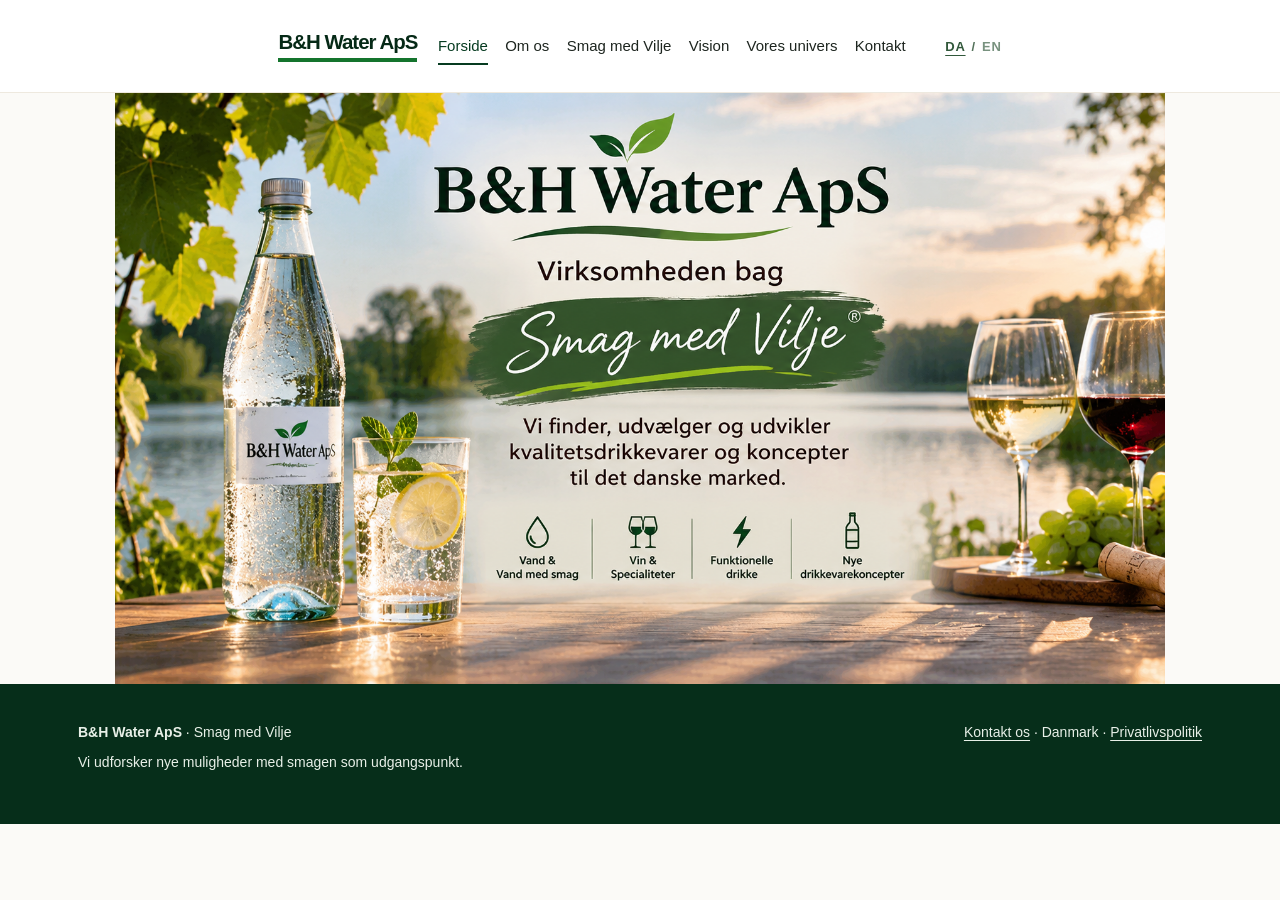
<file: index.html>
<!DOCTYPE html>

<html lang="da"><head><meta charset="utf-8"/><meta content="width=device-width,initial-scale=1" name="viewport"/><meta content="B&amp;H Water ApS – Smag med Vilje. Udvalgte drikkevarer, vin og nye koncepter." name="description"/><title>Forside | B&amp;H Water ApS</title><link href="style.css?v=20261104-hero1050" rel="stylesheet"/></head><body>
<header><div class="nav"><a aria-label="B&amp;H Water ApS – forside" class="brand" href="index.html?v=20261104-ny"><span class="brand-name">B&amp;H Water ApS</span></a><nav aria-label="Hovedmenu"><a class="active" href="index.html?v=20261104-ny">Forside</a><a href="om-os.html">Om os</a><a href="smag-med-vilje.html">Smag med Vilje</a><a href="vision.html">Vision</a><a href="vores-univers.html">Vores univers</a><a href="kontakt.html">Kontakt</a></nav><div aria-label="Vælg sprog" class="language-switch"><a aria-current="page" href="index.html?v=20261104-ny" lang="da">DA</a><span aria-hidden="true"> / </span><a href="en/index.html" lang="en">EN</a></div></div></header>
<main><section class="new-home-hero" aria-label="B&H Water ApS – virksomheden bag Smag med Vilje" style="max-width:1050px;width:100%;margin:0 auto"><img src="forsideUden%20titel.png" alt="B&H Water ApS – virksomheden bag Smag med Vilje. Vi finder, udvælger og udvikler kvalitetsdrikkevarer og koncepter til det danske marked." style="display:block;width:100%;height:auto" fetchpriority="high"></section>
</main>
<footer><div class="wrap"><div><strong>B&amp;H Water ApS</strong> · Smag med Vilje<p>Vi udforsker nye muligheder med smagen som udgangspunkt.</p></div><div><a href="kontakt.html">Kontakt os</a> · Danmark · <a href="privatlivspolitik.html">Privatlivspolitik</a></div></div></footer></body></html>
</file>
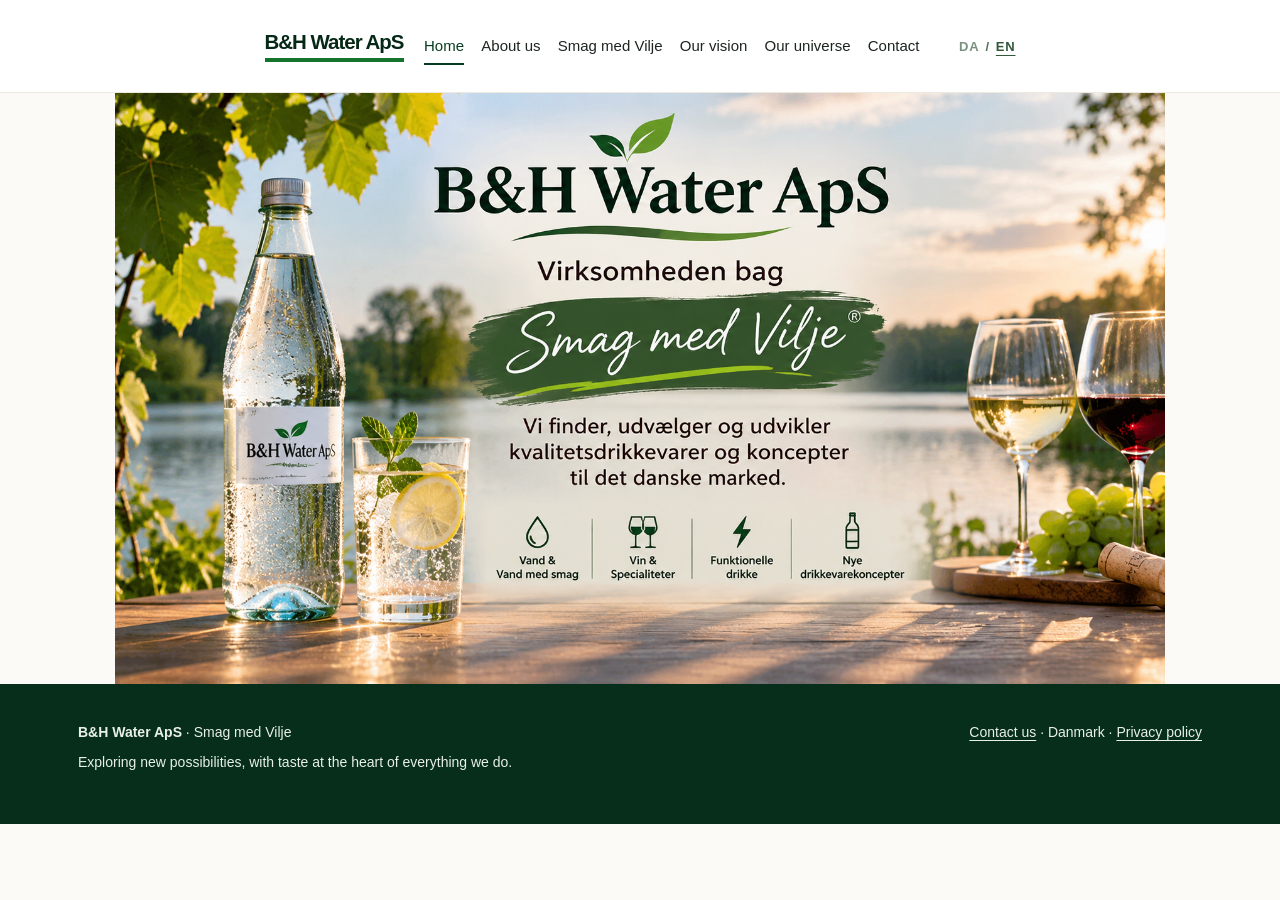
<file: en/index.html>
<!DOCTYPE html>

<html lang="en"><head><meta charset="utf-8"/><meta content="width=device-width,initial-scale=1" name="viewport"/><meta content="B&amp;H Water ApS – Smag med Vilje. Exploring beverages and new partnerships in Denmark and the Nordic markets." name="description"/><title>Home | B&amp;H Water ApS</title><link href="../style.css?v=20261105-english-layout" rel="stylesheet"/></head><body>
<header><div class="nav"><a aria-label="B&amp;H Water ApS – forside" class="brand" href="index.html?v=20261105-2"><span class="brand-name">B&amp;H Water ApS</span></a><nav aria-label="Hovedmenu"><a class="active" href="index.html?v=20261105-2">Home</a><a href="om-os.html">About us</a><a href="smag-med-vilje.html">Smag med Vilje</a><a href="vision.html">Our vision</a><a href="vores-univers.html">Our universe</a><a href="kontakt.html">Contact</a></nav><div aria-label="Choose language" class="language-switch"><a href="../index.html" lang="da">DA</a><span aria-hidden="true"> / </span><a aria-current="page" href="index.html?v=20261105-2" lang="en">EN</a></div></div></header>
<main><section class="new-home-hero" aria-label="B&H Water ApS – the company behind Smag med Vilje" style="max-width:1050px;width:100%;margin:0 auto"><img src="../forsideUden%20titel.png" alt="B&H Water ApS – the company behind Smag med Vilje. We discover, select and develop quality beverages and concepts for the Danish market." style="display:block;width:100%;height:auto" fetchpriority="high"></section>
</main>
<footer><div class="wrap"><div><strong>B&amp;H Water ApS</strong> · Smag med Vilje<p>Exploring new possibilities, with taste at the heart of everything we do.</p></div><div><a href="kontakt.html">Contact us</a> · Danmark · <a href="privacy-policy.html">Privacy policy</a></div></div></footer></body></html>
</file>
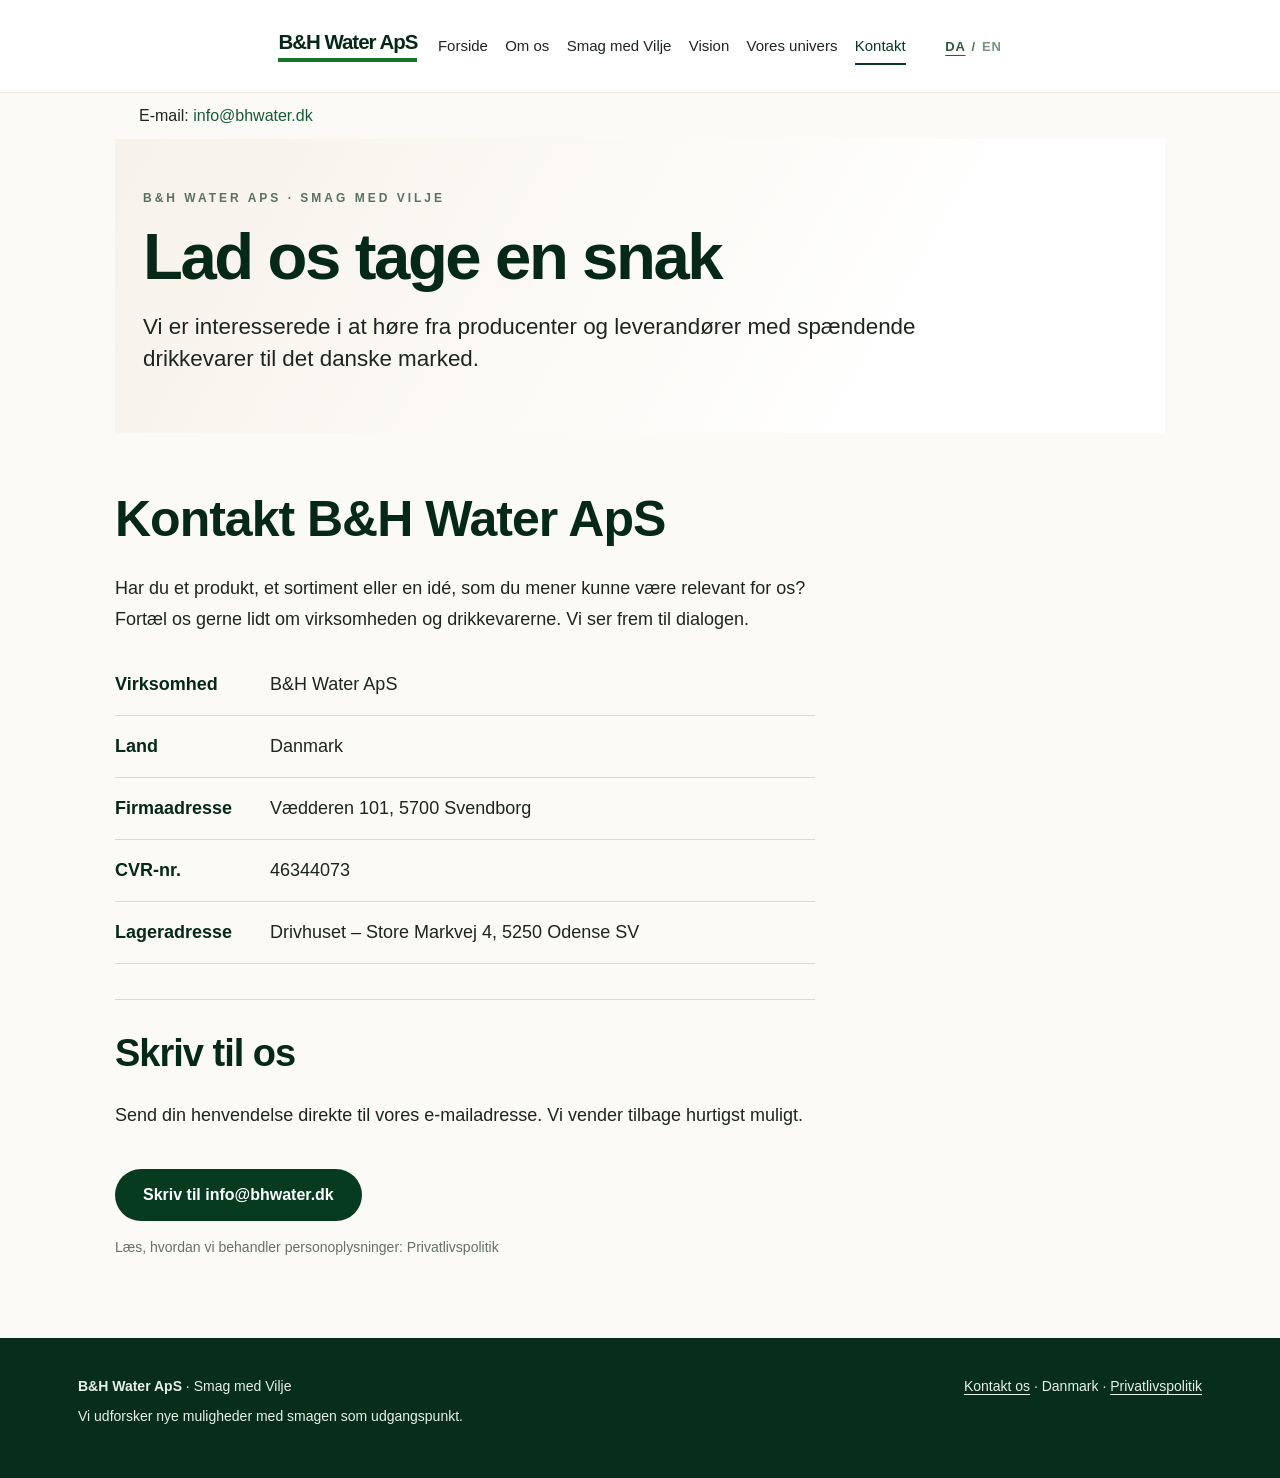
<file: kontakt.html>
<!DOCTYPE html>

<html lang="da"><head><meta charset="utf-8"/><meta content="width=device-width,initial-scale=1" name="viewport"/><meta content="B&amp;H Water ApS – Smag med Vilje. Vi udforsker drikkevarer og nye samarbejdsmuligheder på det danske marked." name="description"/><title>Lad os tage en snak | B&amp;H Water ApS</title><link href="style.css?v=20261104-width1050" rel="stylesheet"/></head><body><header><div class="nav"><a aria-label="Til forsiden" class="brand" href="index.html?v=20261104-ny"><span class="brand-name">B&amp;H Water ApS</span></a><nav aria-label="Hovedmenu"><a class="" href="index.html?v=20261104-ny">Forside</a><a class="" href="om-os.html">Om os</a><a class="" href="smag-med-vilje.html">Smag med Vilje</a><a class="" href="vision.html">Vision</a><a class="" href="vores-univers.html">Vores univers</a><a class="active" href="kontakt.html">Kontakt</a></nav><div aria-label="Vælg sprog" class="language-switch"><a aria-current="page" href="kontakt.html" lang="da">DA</a><span aria-hidden="true"> / </span><a href="en/kontakt.html" lang="en">EN</a></div></div></header><main><p class="official-email">E-mail: <a href="mailto:info@bhwater.dk">info@bhwater.dk</a></p><section class="hero"><div class="wrap"><div class="eyebrow">B&amp;H Water ApS · Smag med Vilje</div><h1>Lad os tage en snak</h1><p class="lead">Vi er interesserede i at høre fra producenter og leverandører med spændende drikkevarer til det danske marked.</p></div></section><section class="section wrap"><div class="contact"><h2>Kontakt B&amp;H Water ApS</h2><p>Har du et produkt, et sortiment eller en idé, som du mener kunne være relevant for os? Fortæl os gerne lidt om virksomheden og drikkevarerne. Vi ser frem til dialogen.</p><div class="contact-row"><strong>Virksomhed</strong> B&amp;H Water ApS</div><div class="contact-row"><strong>Land</strong> Danmark</div><div class="contact-row"><strong>Firmaadresse</strong> Vædderen 101, 5700 Svendborg</div><div class="contact-row"><strong>CVR-nr.</strong> 46344073</div><div class="contact-row"><strong>Lageradresse</strong> Drivhuset – Store Markvej 4, 5250 Odense SV</div><div class="contact-form-panel"><h2>Skriv til os</h2><p>Send din henvendelse direkte til vores e-mailadresse. Vi vender tilbage hurtigst muligt.</p><a class="button" href="mailto:info@bhwater.dk">Skriv til info@bhwater.dk</a><p class="note">Læs, hvordan vi behandler personoplysninger: <a href="privatlivspolitik.html">Privatlivspolitik</a></p></div></div></section></main><footer><div class="wrap"><div><strong>B&amp;H Water ApS</strong> · Smag med Vilje<p>Vi udforsker nye muligheder med smagen som udgangspunkt.</p></div><div><a href="kontakt.html">Kontakt os</a> · Danmark · <a href="privatlivspolitik.html">Privatlivspolitik</a></div></div></footer></body></html>
</file>
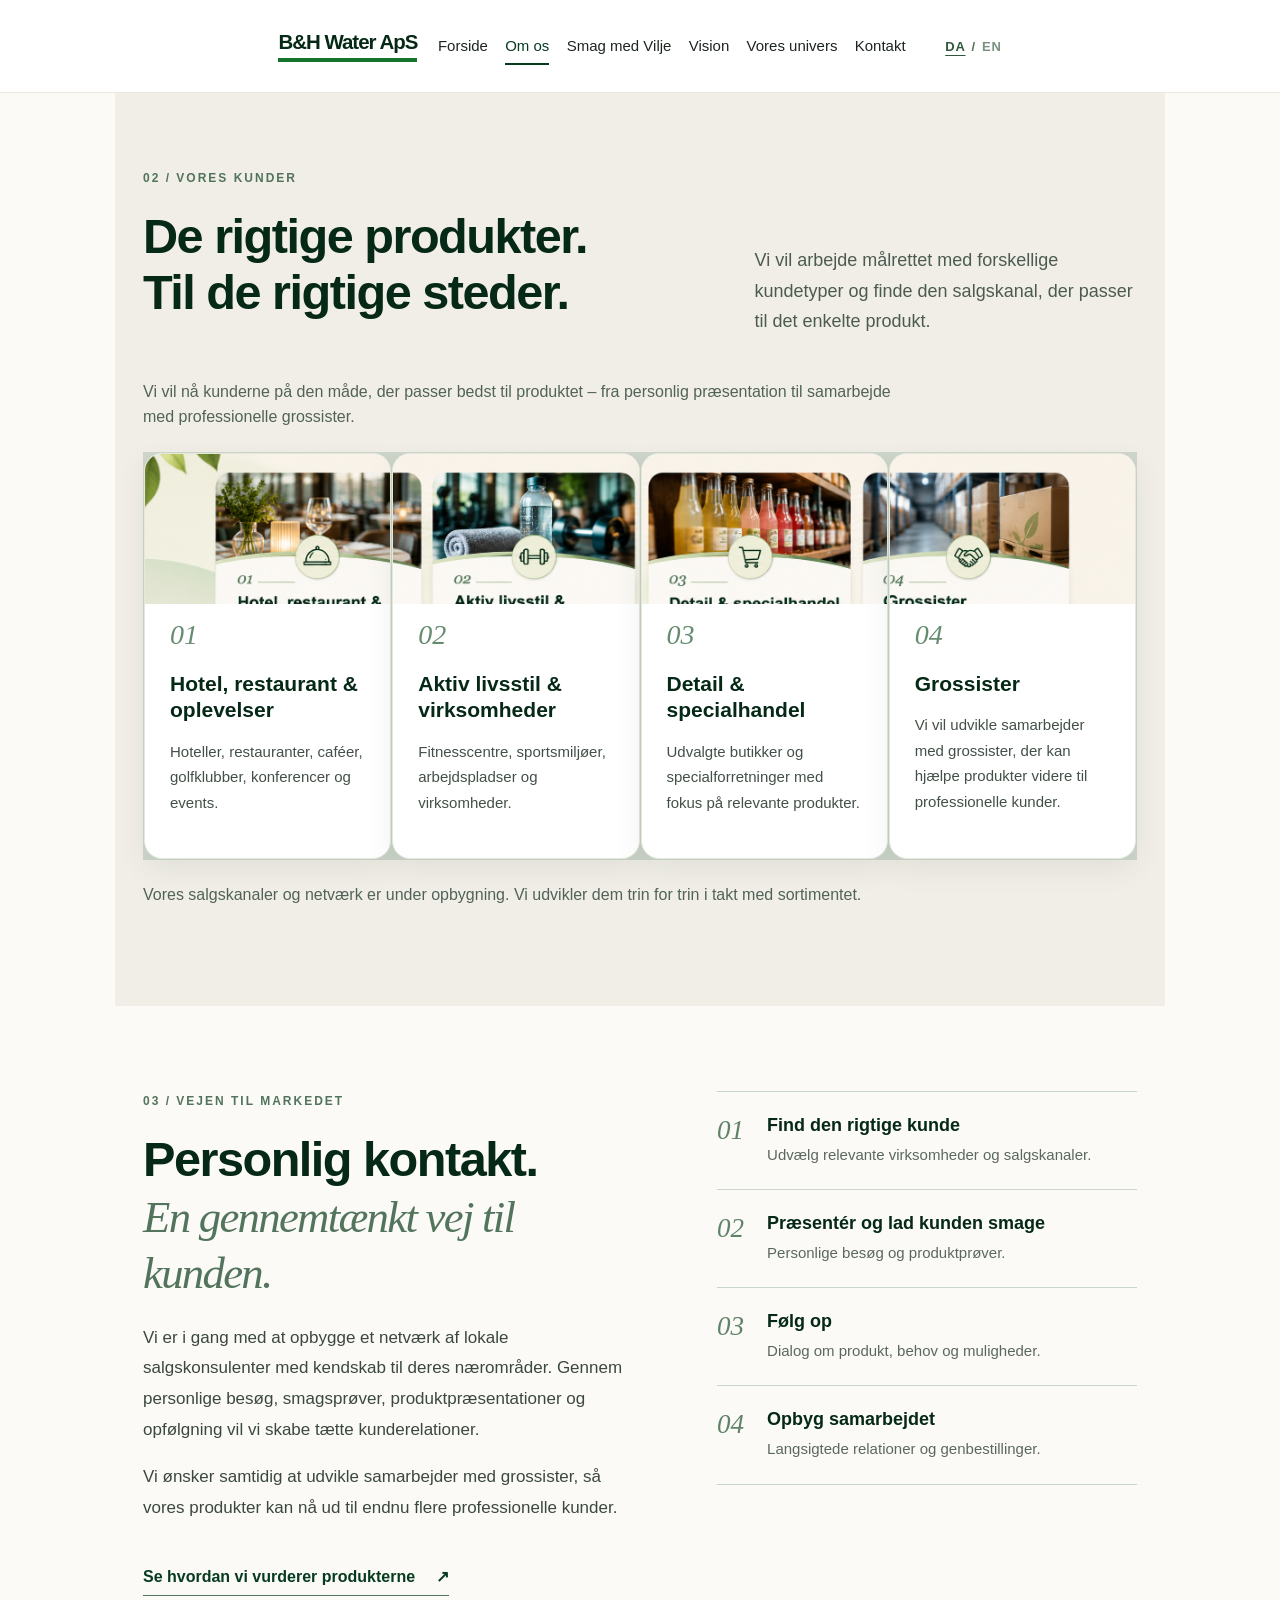
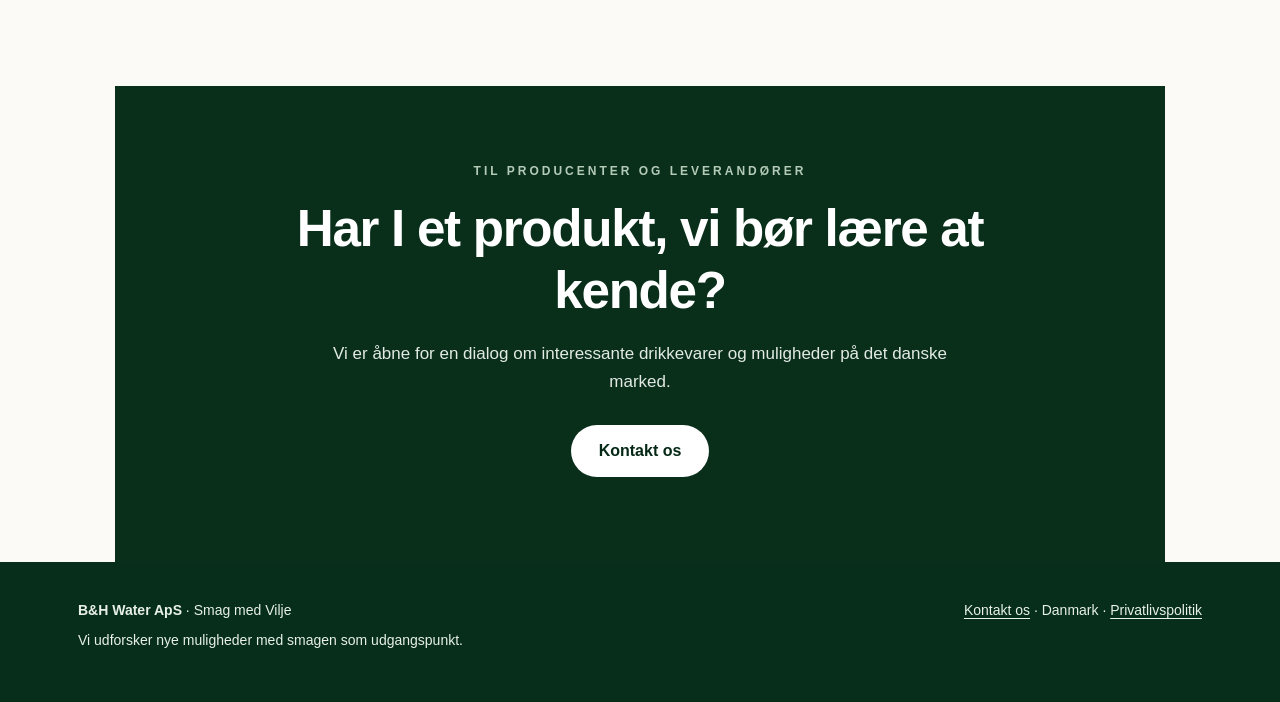
<file: om-os.html>
<!DOCTYPE html>

<html lang="da"><head><meta charset="utf-8"/><meta content="width=device-width,initial-scale=1" name="viewport"/><meta content="B&amp;H Water ApS – Smag med Vilje. Vi udforsker drikkevarer og nye samarbejdsmuligheder på det danske marked." name="description"/><title>Om os | B&amp;H Water ApS</title><link href="style.css?v=20261104-width1050" rel="stylesheet"/></head><body><header><div class="nav"><a aria-label="Til forsiden" class="brand" href="index.html?v=20261104-ny"><span class="brand-name">B&amp;H Water ApS</span></a><nav aria-label="Hovedmenu"><a class="" href="index.html?v=20261104-ny">Forside</a><a class="active" href="om-os.html">Om os</a><a class="" href="smag-med-vilje.html">Smag med Vilje</a><a class="" href="vision.html">Vision</a><a class="" href="vores-univers.html">Vores univers</a><a class="" href="kontakt.html">Kontakt</a></nav><div aria-label="Vælg sprog" class="language-switch"><a aria-current="page" href="om-os.html" lang="da">DA</a><span aria-hidden="true"> / </span><a href="en/om-os.html" lang="en">EN</a></div></div></header><main>
<section class="editorial-band"><div class="wrap"><span class="section-tag">02 / VORES KUNDER</span><div class="section-heading-row"><h2>De rigtige produkter.<br/>Til de rigtige steder.</h2><p>Vi vil arbejde målrettet med forskellige kundetyper og finde den salgskanal, der passer til det enkelte produkt.</p></div><div class="market-intro"><p>Vi vil nå kunderne på den måde, der passer bedst til produktet – fra personlig præsentation til samarbejde med professionelle grossister.</p></div><div class="market-grid market-grid-friendly"><article class="market-card-1"><span>01</span><h3>Hotel, restaurant &amp; oplevelser</h3><p>Hoteller, restauranter, caféer, golfklubber, konferencer og events.</p></article><article class="market-card-2"><span>02</span><h3>Aktiv livsstil &amp; virksomheder</h3><p>Fitnesscentre, sportsmiljøer, arbejdspladser og virksomheder.</p></article><article class="market-card-3"><span>03</span><h3>Detail &amp; specialhandel</h3><p>Udvalgte butikker og specialforretninger med fokus på relevante produkter.</p></article><article class="market-card-4"><span>04</span><h3>Grossister</h3><p>Vi vil udvikle samarbejder med grossister, der kan hjælpe produkter videre til professionelle kunder.</p></article></div><p class="market-footnote">Vores salgskanaler og netværk er under opbygning. Vi udvikler dem trin for trin i takt med sortimentet.</p></div></section>
<section class="wrap editorial-process"><div><span class="section-tag">03 / VEJEN TIL MARKEDET</span><h2>Personlig kontakt.<br/><em>En gennemtænkt vej til kunden.</em></h2><p>Vi er i gang med at opbygge et netværk af lokale salgskonsulenter med kendskab til deres nærområder. Gennem personlige besøg, smagsprøver, produktpræsentationer og opfølgning vil vi skabe tætte kunderelationer.</p><p>Vi ønsker samtidig at udvikle samarbejder med grossister, så vores produkter kan nå ud til endnu flere professionelle kunder.</p><a class="text-link" href="smag-med-vilje.html">Se hvordan vi vurderer produkterne <span>↗</span></a></div><ol class="steps"><li><b>01</b><span><strong>Find den rigtige kunde</strong><small>Udvælg relevante virksomheder og salgskanaler.</small></span></li><li><b>02</b><span><strong>Præsentér og lad kunden smage</strong><small>Personlige besøg og produktprøver.</small></span></li><li><b>03</b><span><strong>Følg op</strong><small>Dialog om produkt, behov og muligheder.</small></span></li><li><b>04</b><span><strong>Opbyg samarbejdet</strong><small>Langsigtede relationer og genbestillinger.</small></span></li></ol></section>
<section class="editorial-cta"><div class="wrap"><span class="eyebrow">TIL PRODUCENTER OG LEVERANDØRER</span><h2>Har I et produkt, vi bør lære at kende?</h2><p>Vi er åbne for en dialog om interessante drikkevarer og muligheder på det danske marked.</p><a class="button" href="kontakt.html">Kontakt os</a></div></section></main><footer><div class="wrap"><div><strong>B&amp;H Water ApS</strong> · Smag med Vilje<p>Vi udforsker nye muligheder med smagen som udgangspunkt.</p></div><div><a href="kontakt.html">Kontakt os</a> · Danmark · <a href="privatlivspolitik.html">Privatlivspolitik</a></div></div></footer></body></html>
</file>
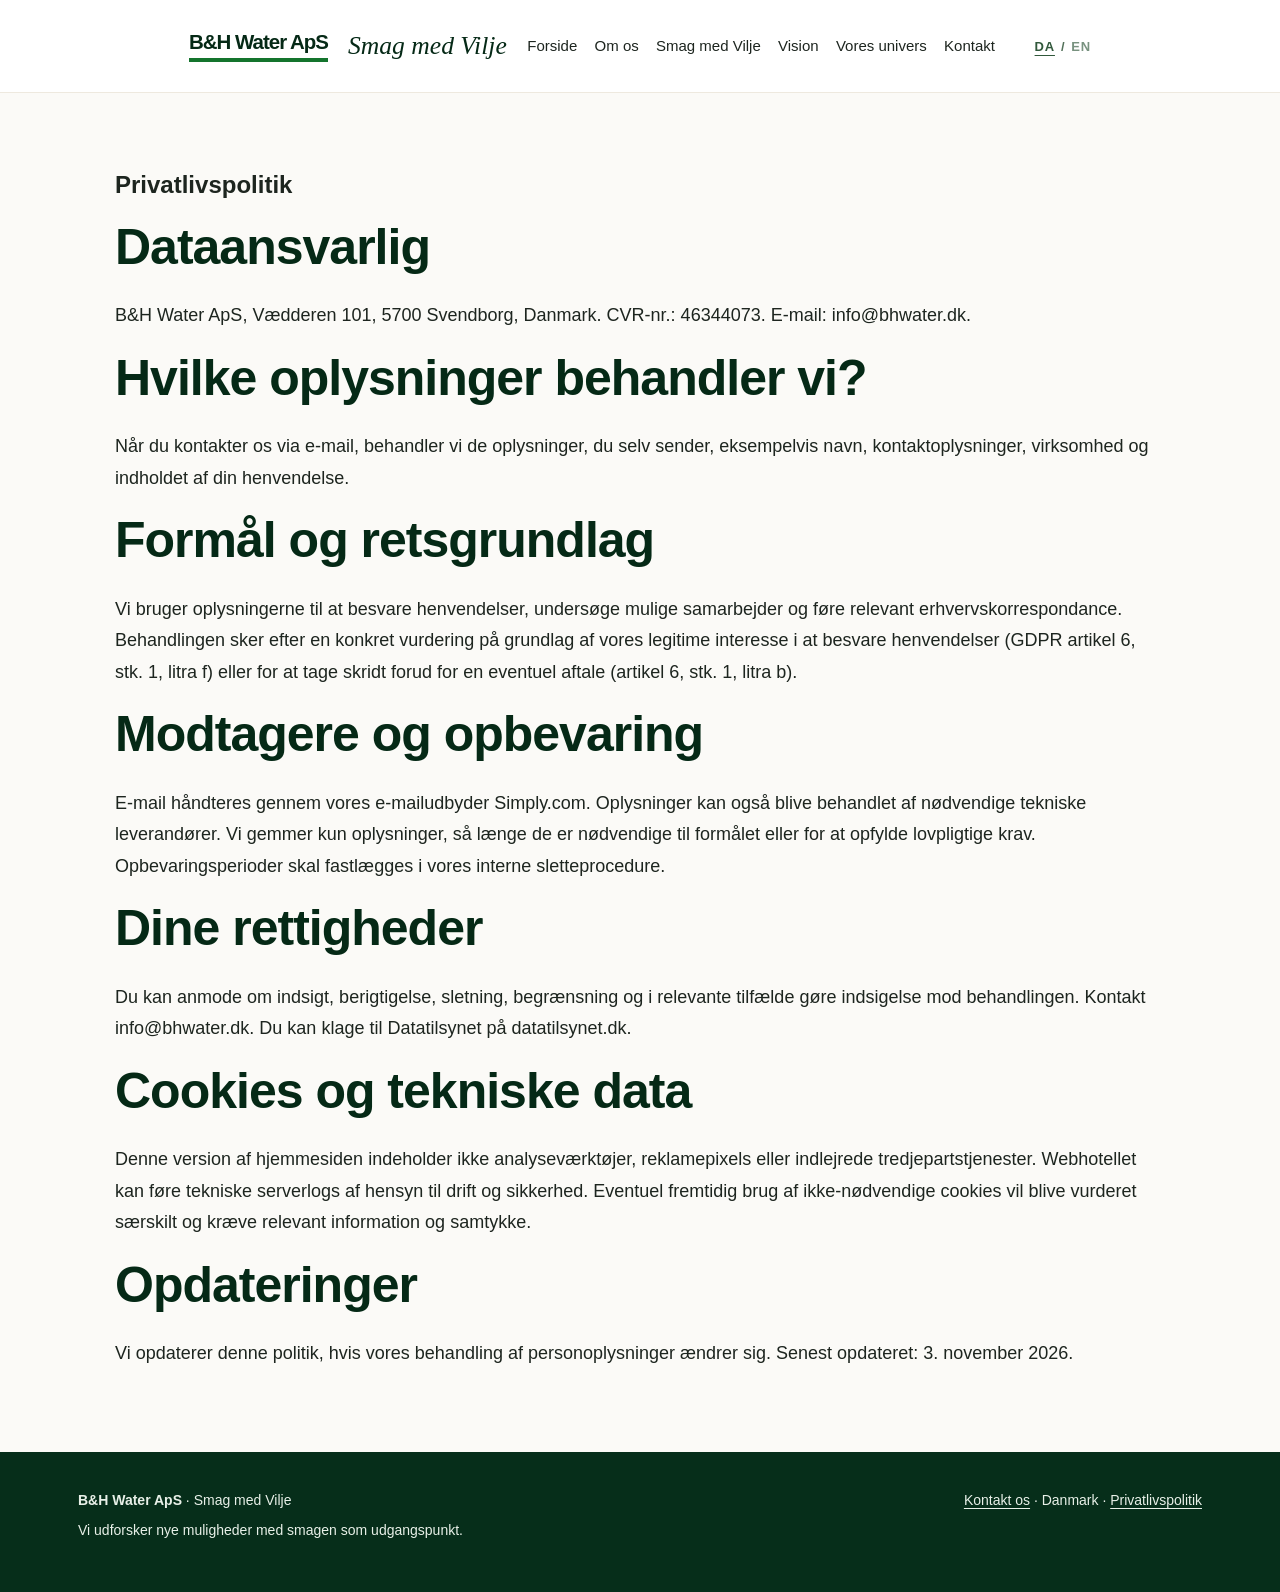
<file: privatlivspolitik.html>
<!DOCTYPE html>

<html lang="da"><head><meta charset="utf-8"/><meta content="width=device-width,initial-scale=1" name="viewport"/><meta content="B&amp;H Water ApS – Smag med Vilje. Vi udforsker drikkevarer og nye samarbejdsmuligheder på det danske marked." name="description"/><title>Privatlivspolitik | B&amp;H Water ApS</title><link href="style.css?v=20261104-width1050" rel="stylesheet"/></head><body><header><div class="nav"><a aria-label="Til forsiden" class="brand" href="index.html?v=20261104-ny"><span class="brand-name">B&amp;H Water ApS</span><span class="brand-script">Smag med Vilje</span></a><nav aria-label="Hovedmenu"><a class="" href="index.html?v=20261104-ny">Forside</a><a class="" href="om-os.html">Om os</a><a class="" href="smag-med-vilje.html">Smag med Vilje</a><a class="" href="vision.html">Vision</a><a class="" href="vores-univers.html">Vores univers</a><a href="kontakt.html">Kontakt</a></nav><div aria-label="Vælg sprog" class="language-switch"><a aria-current="page" href="privatlivspolitik.html" lang="da">DA</a><span aria-hidden="true"> / </span><a href="en/privacy-policy.html" lang="en">EN</a></div></div></header><main><section class="section wrap"><h1>Privatlivspolitik</h1><h2>Dataansvarlig</h2><p>B&amp;H Water ApS, Vædderen 101, 5700 Svendborg, Danmark. CVR-nr.: 46344073. E-mail: info@bhwater.dk.</p><h2>Hvilke oplysninger behandler vi?</h2><p>Når du kontakter os via e-mail, behandler vi de oplysninger, du selv sender, eksempelvis navn, kontaktoplysninger, virksomhed og indholdet af din henvendelse.</p><h2>Formål og retsgrundlag</h2><p>Vi bruger oplysningerne til at besvare henvendelser, undersøge mulige samarbejder og føre relevant erhvervskorrespondance. Behandlingen sker efter en konkret vurdering på grundlag af vores legitime interesse i at besvare henvendelser (GDPR artikel 6, stk. 1, litra f) eller for at tage skridt forud for en eventuel aftale (artikel 6, stk. 1, litra b).</p><h2>Modtagere og opbevaring</h2><p>E-mail håndteres gennem vores e-mailudbyder Simply.com. Oplysninger kan også blive behandlet af nødvendige tekniske leverandører. Vi gemmer kun oplysninger, så længe de er nødvendige til formålet eller for at opfylde lovpligtige krav. Opbevaringsperioder skal fastlægges i vores interne sletteprocedure.</p><h2>Dine rettigheder</h2><p>Du kan anmode om indsigt, berigtigelse, sletning, begrænsning og i relevante tilfælde gøre indsigelse mod behandlingen. Kontakt info@bhwater.dk. Du kan klage til Datatilsynet på datatilsynet.dk.</p><h2>Cookies og tekniske data</h2><p>Denne version af hjemmesiden indeholder ikke analyseværktøjer, reklamepixels eller indlejrede tredjepartstjenester. Webhotellet kan føre tekniske serverlogs af hensyn til drift og sikkerhed. Eventuel fremtidig brug af ikke-nødvendige cookies vil blive vurderet særskilt og kræve relevant information og samtykke.</p><h2>Opdateringer</h2><p>Vi opdaterer denne politik, hvis vores behandling af personoplysninger ændrer sig. Senest opdateret: 3. november 2026.</p></section></main><footer><div class="wrap"><div><strong>B&amp;H Water ApS</strong> · Smag med Vilje<p>Vi udforsker nye muligheder med smagen som udgangspunkt.</p></div><div><a href="kontakt.html">Kontakt os</a> · Danmark · <a href="privatlivspolitik.html">Privatlivspolitik</a></div></div></footer></body></html>
</file>
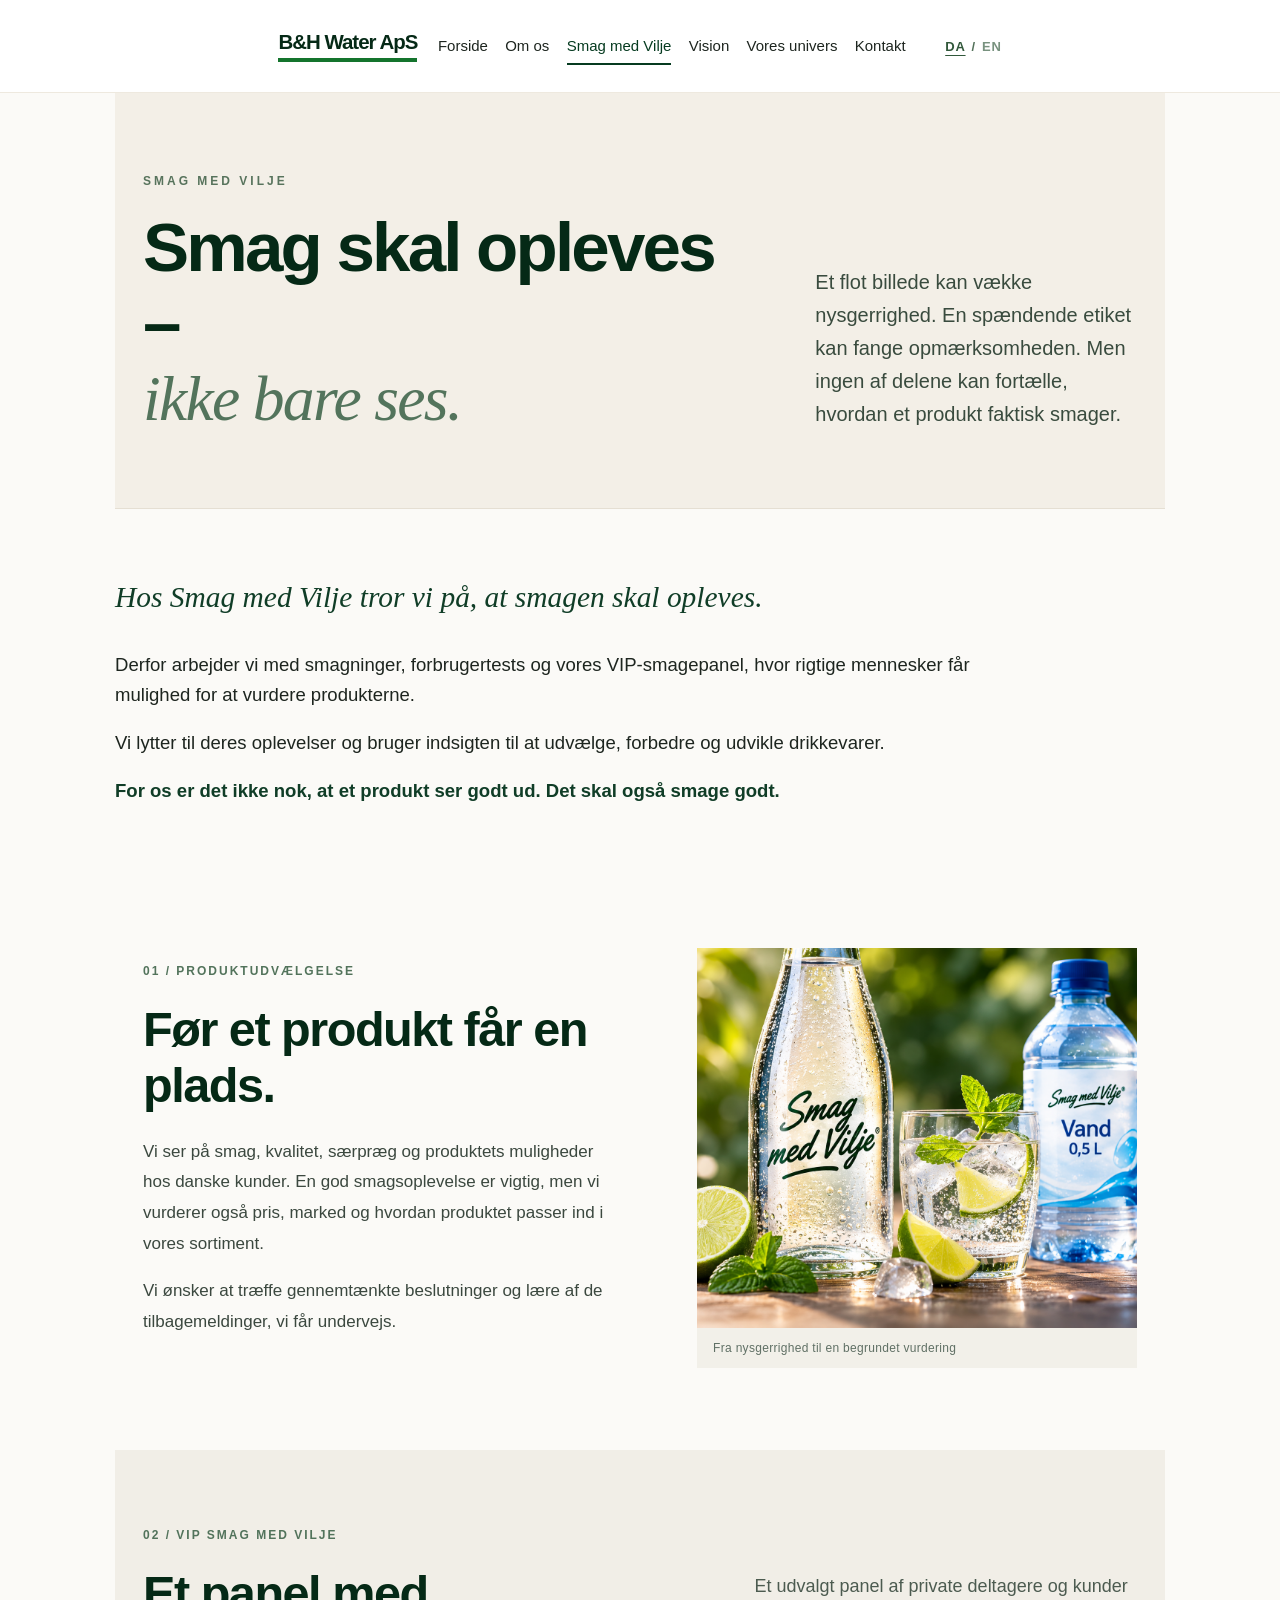
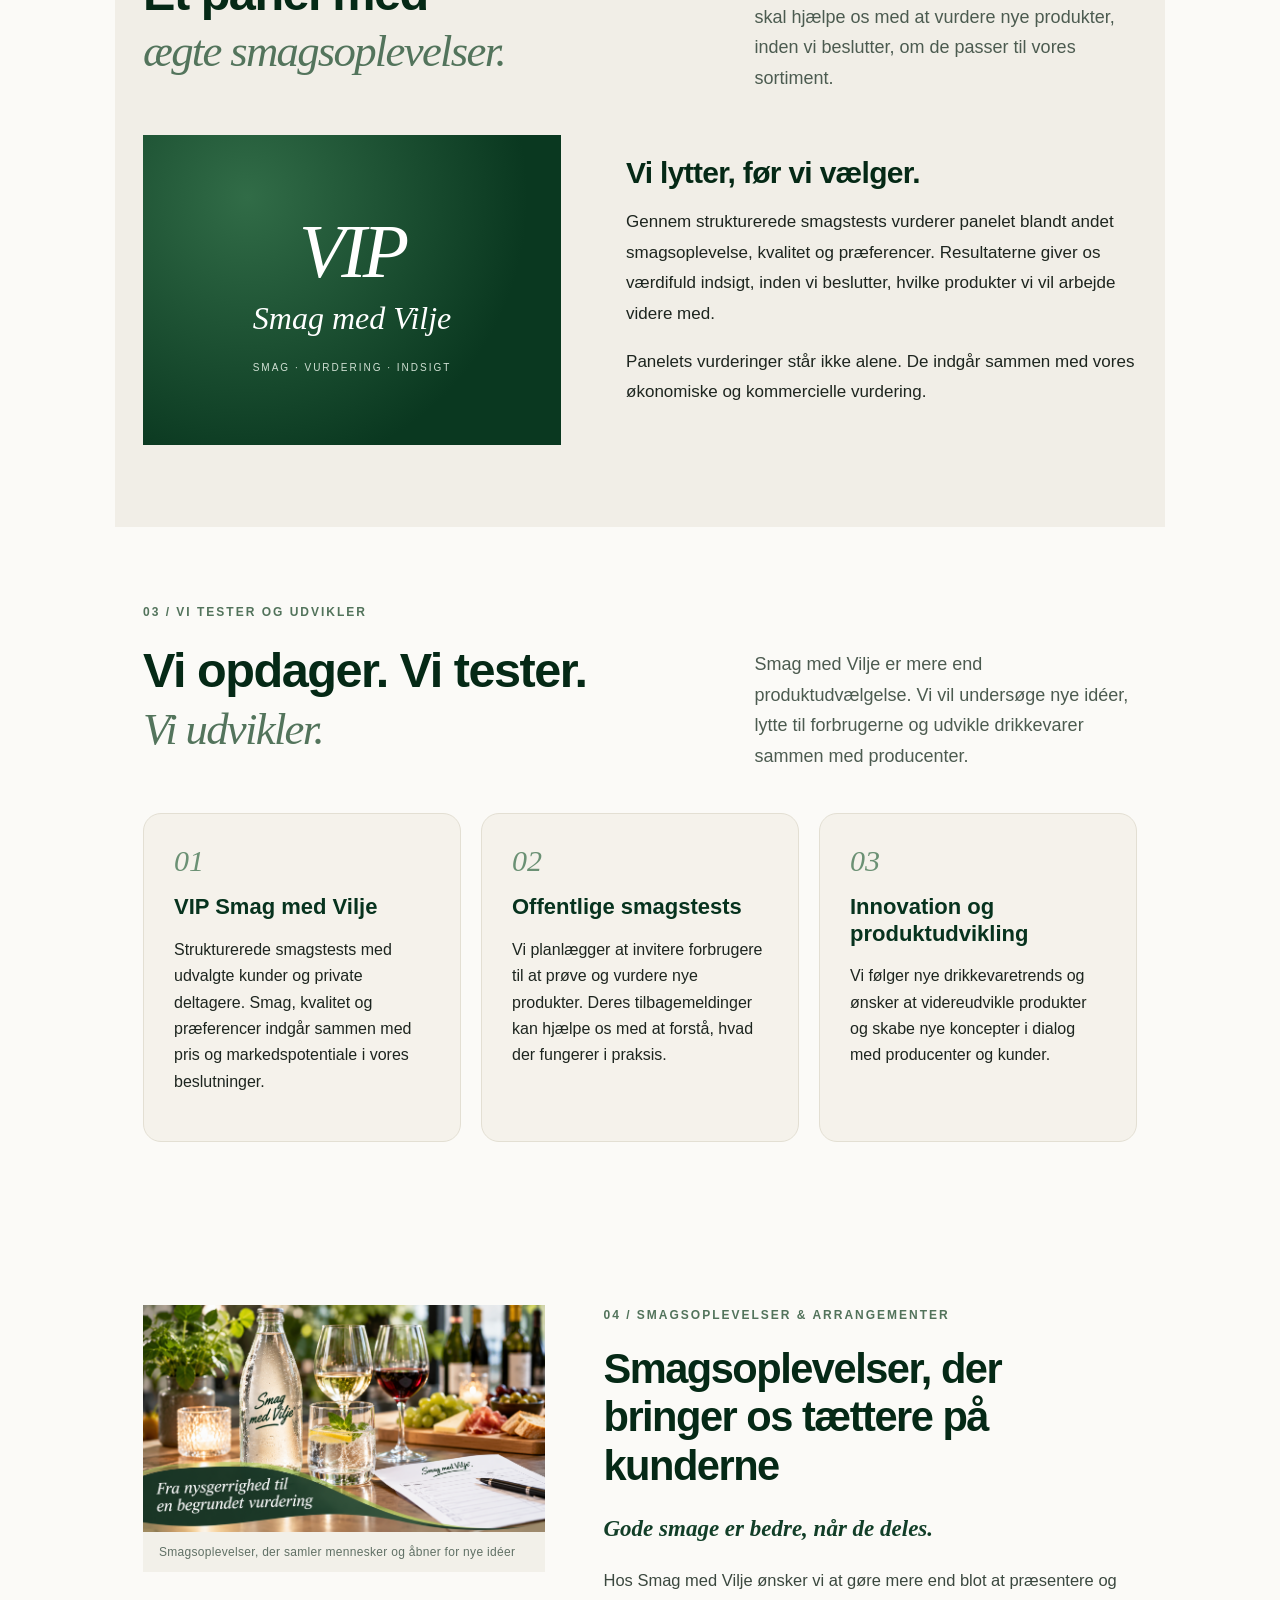
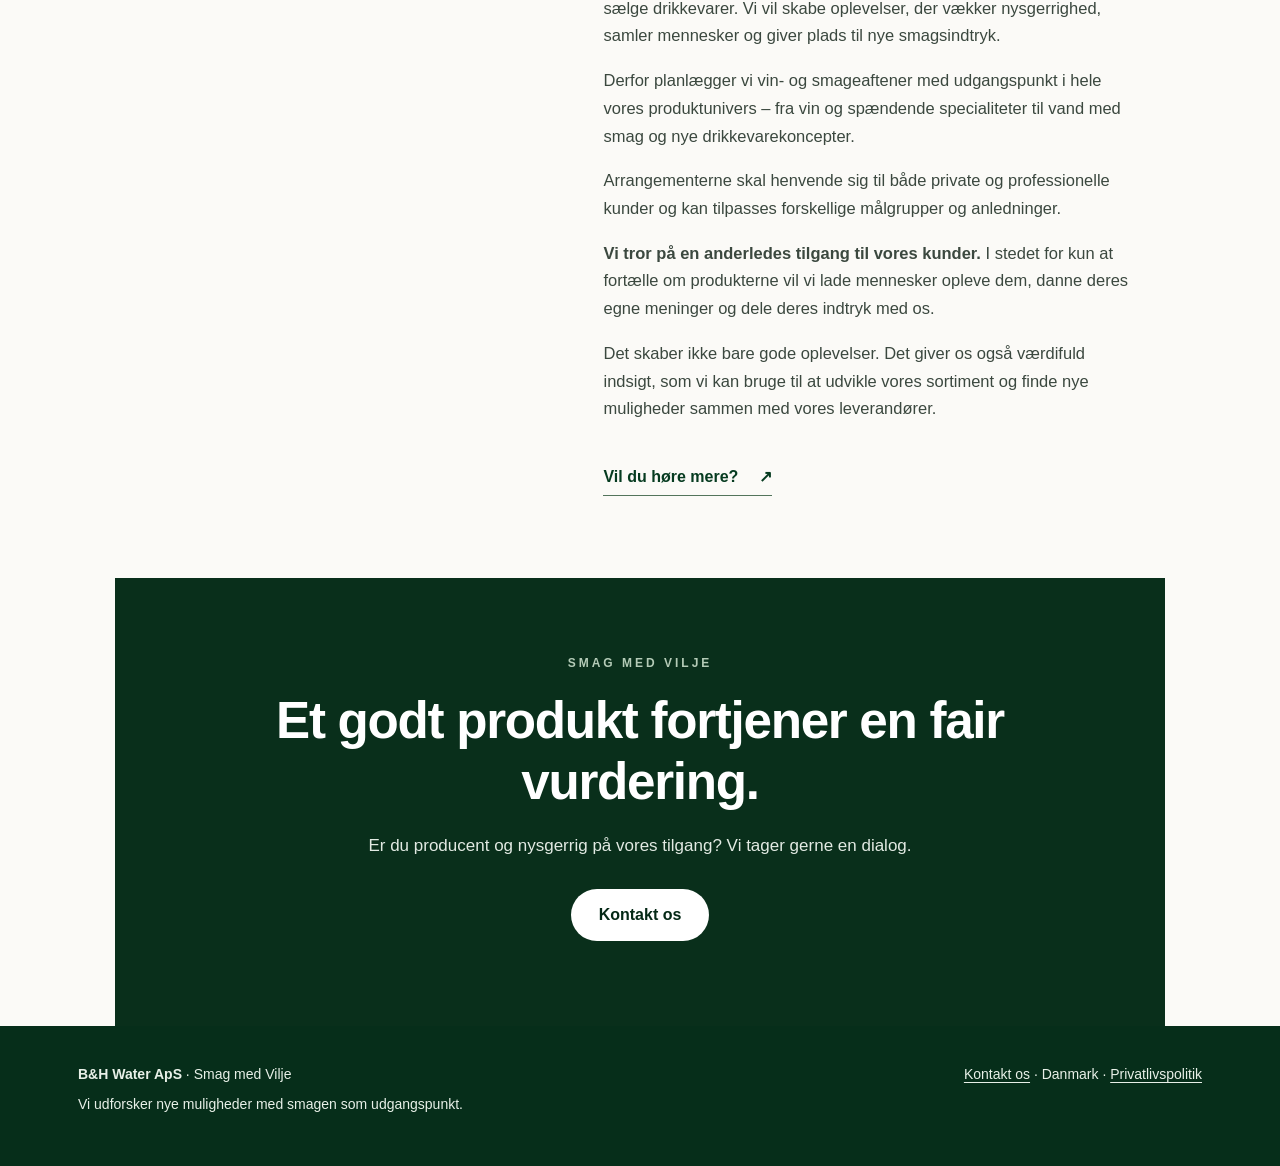
<file: smag-med-vilje.html>
<!DOCTYPE html>

<html lang="da"><head><meta charset="utf-8"/><meta content="width=device-width,initial-scale=1" name="viewport"/><meta content="B&amp;H Water ApS – Smag med Vilje. Vi udforsker drikkevarer og nye samarbejdsmuligheder på det danske marked." name="description"/><title>Smag med Vilje | B&amp;H Water ApS</title><link href="style.css?v=20261104-width1050" rel="stylesheet"/></head><body><header><div class="nav"><a aria-label="Til forsiden" class="brand" href="index.html?v=20261104-ny"><span class="brand-name">B&amp;H Water ApS</span></a><nav aria-label="Hovedmenu"><a class="" href="index.html?v=20261104-ny">Forside</a><a class="" href="om-os.html">Om os</a><a class="active" href="smag-med-vilje.html">Smag med Vilje</a><a class="" href="vision.html">Vision</a><a class="" href="vores-univers.html">Vores univers</a><a class="" href="kontakt.html">Kontakt</a></nav><div aria-label="Vælg sprog" class="language-switch"><a aria-current="page" href="smag-med-vilje.html" lang="da">DA</a><span aria-hidden="true"> / </span><a href="en/smag-med-vilje.html" lang="en">EN</a></div></div></header><main>
<section class="editorial-head"><div class="wrap editorial-head-grid"><div><span class="eyebrow">SMAG MED VILJE</span><h1>Smag skal opleves –<br/><em>ikke bare ses.</em></h1></div><p>Et flot billede kan vække nysgerrighed. En spændende etiket kan fange opmærksomheden. Men ingen af delene kan fortælle, hvordan et produkt faktisk smager.</p></div></section><section class="wrap tasting-manifesto"><p class="lead">Hos Smag med Vilje tror vi på, at smagen skal opleves.</p><p>Derfor arbejder vi med smagninger, forbrugertests og vores VIP-smagepanel, hvor rigtige mennesker får mulighed for at vurdere produkterne.</p><p>Vi lytter til deres oplevelser og bruger indsigten til at udvælge, forbedre og udvikle drikkevarer.</p><p class="manifesto-close">For os er det ikke nok, at et produkt ser godt ud. Det skal også smage godt.</p></section>
<section class="wrap editorial-feature"><div><span class="section-tag">01 / PRODUKTUDVÆLGELSE</span><h2>Før et produkt får en plads.</h2><p>Vi ser på smag, kvalitet, særpræg og produktets muligheder hos danske kunder. En god smagsoplevelse er vigtig, men vi vurderer også pris, marked og hvordan produktet passer ind i vores sortiment.</p><p>Vi ønsker at træffe gennemtænkte beslutninger og lære af de tilbagemeldinger, vi får undervejs.</p></div><figure class="editorial-image"><img alt="Smagebord med vin, vand og vurderingsskema" src="assets/smagning-nyt-billede.png"/><figcaption>Fra nysgerrighed til en begrundet vurdering</figcaption></figure></section>
<section class="editorial-band"><div class="wrap"><span class="section-tag">02 / VIP SMAG MED VILJE</span><div class="section-heading-row"><h2>Et panel med<br/><em>ægte smagsoplevelser.</em></h2><p>Et udvalgt panel af private deltagere og kunder skal hjælpe os med at vurdere nye produkter, inden vi beslutter, om de passer til vores sortiment.</p></div><div class="vip-layout"><div class="vip-art"><span>VIP</span><strong>Smag med Vilje</strong><small>SMAG · VURDERING · INDSIGT</small></div><div><h3>Vi lytter, før vi vælger.</h3><p>Gennem strukturerede smagstests vurderer panelet blandt andet smagsoplevelse, kvalitet og præferencer. Resultaterne giver os værdifuld indsigt, inden vi beslutter, hvilke produkter vi vil arbejde videre med.</p><p>Panelets vurderinger står ikke alene. De indgår sammen med vores økonomiske og kommercielle vurdering.</p></div></div></div></section><section class="wrap taste-three"><div class="section-heading-row"><div><span class="section-tag">03 / VI TESTER OG UDVIKLER</span><h2>Vi opdager. Vi tester.<br/><em>Vi udvikler.</em></h2></div><p>Smag med Vilje er mere end produktudvælgelse. Vi vil undersøge nye idéer, lytte til forbrugerne og udvikle drikkevarer sammen med producenter.</p></div><div class="taste-grid"><article><span class="taste-index">01</span><h3>VIP Smag med Vilje</h3><p>Strukturerede smagstests med udvalgte kunder og private deltagere. Smag, kvalitet og præferencer indgår sammen med pris og markedspotentiale i vores beslutninger.</p></article><article><span class="taste-index">02</span><h3>Offentlige smagstests</h3><p>Vi planlægger at invitere forbrugere til at prøve og vurdere nye produkter. Deres tilbagemeldinger kan hjælpe os med at forstå, hvad der fungerer i praksis.</p></article><article><span class="taste-index">03</span><h3>Innovation og produktudvikling</h3><p>Vi følger nye drikkevaretrends og ønsker at videreudvikle produkter og skabe nye koncepter i dialog med producenter og kunder.</p></article></div></section>
<section class="wrap editorial-feature editorial-feature-reverse tasting-evenings"><figure class="editorial-image"><img alt="Smageaften med forskellige drikkevarer og glas på bordet" src="assets/smagning-kvalitet.png"/><figcaption>Smagsoplevelser, der samler mennesker og åbner for nye idéer</figcaption></figure><div><span class="section-tag">04 / SMAGSOPLEVELSER &amp; ARRANGEMENTER</span><h2>Smagsoplevelser, der bringer os tættere på kunderne</h2><p class="tasting-evenings-lead"><strong>Gode smage er bedre, når de deles.</strong></p><p>Hos Smag med Vilje ønsker vi at gøre mere end blot at præsentere og sælge drikkevarer. Vi vil skabe oplevelser, der vækker nysgerrighed, samler mennesker og giver plads til nye smagsindtryk.</p><p>Derfor planlægger vi vin- og smageaftener med udgangspunkt i hele vores produktunivers – fra vin og spændende specialiteter til vand med smag og nye drikkevarekoncepter.</p><p>Arrangementerne skal henvende sig til både private og professionelle kunder og kan tilpasses forskellige målgrupper og anledninger.</p><p><strong>Vi tror på en anderledes tilgang til vores kunder.</strong> I stedet for kun at fortælle om produkterne vil vi lade mennesker opleve dem, danne deres egne meninger og dele deres indtryk med os.</p><p>Det skaber ikke bare gode oplevelser. Det giver os også værdifuld indsigt, som vi kan bruge til at udvikle vores sortiment og finde nye muligheder sammen med vores leverandører.</p><a class="text-link" href="kontakt.html">Vil du høre mere? <span>↗</span></a></div></section>
<section class="editorial-cta"><div class="wrap"><span class="eyebrow">SMAG MED VILJE</span><h2>Et godt produkt fortjener en fair vurdering.</h2><p>Er du producent og nysgerrig på vores tilgang? Vi tager gerne en dialog.</p><a class="button" href="kontakt.html">Kontakt os</a></div></section></main><footer><div class="wrap"><div><strong>B&amp;H Water ApS</strong> · Smag med Vilje<p>Vi udforsker nye muligheder med smagen som udgangspunkt.</p></div><div><a href="kontakt.html">Kontakt os</a> · Danmark · <a href="privatlivspolitik.html">Privatlivspolitik</a></div></div></footer></body></html>
</file>
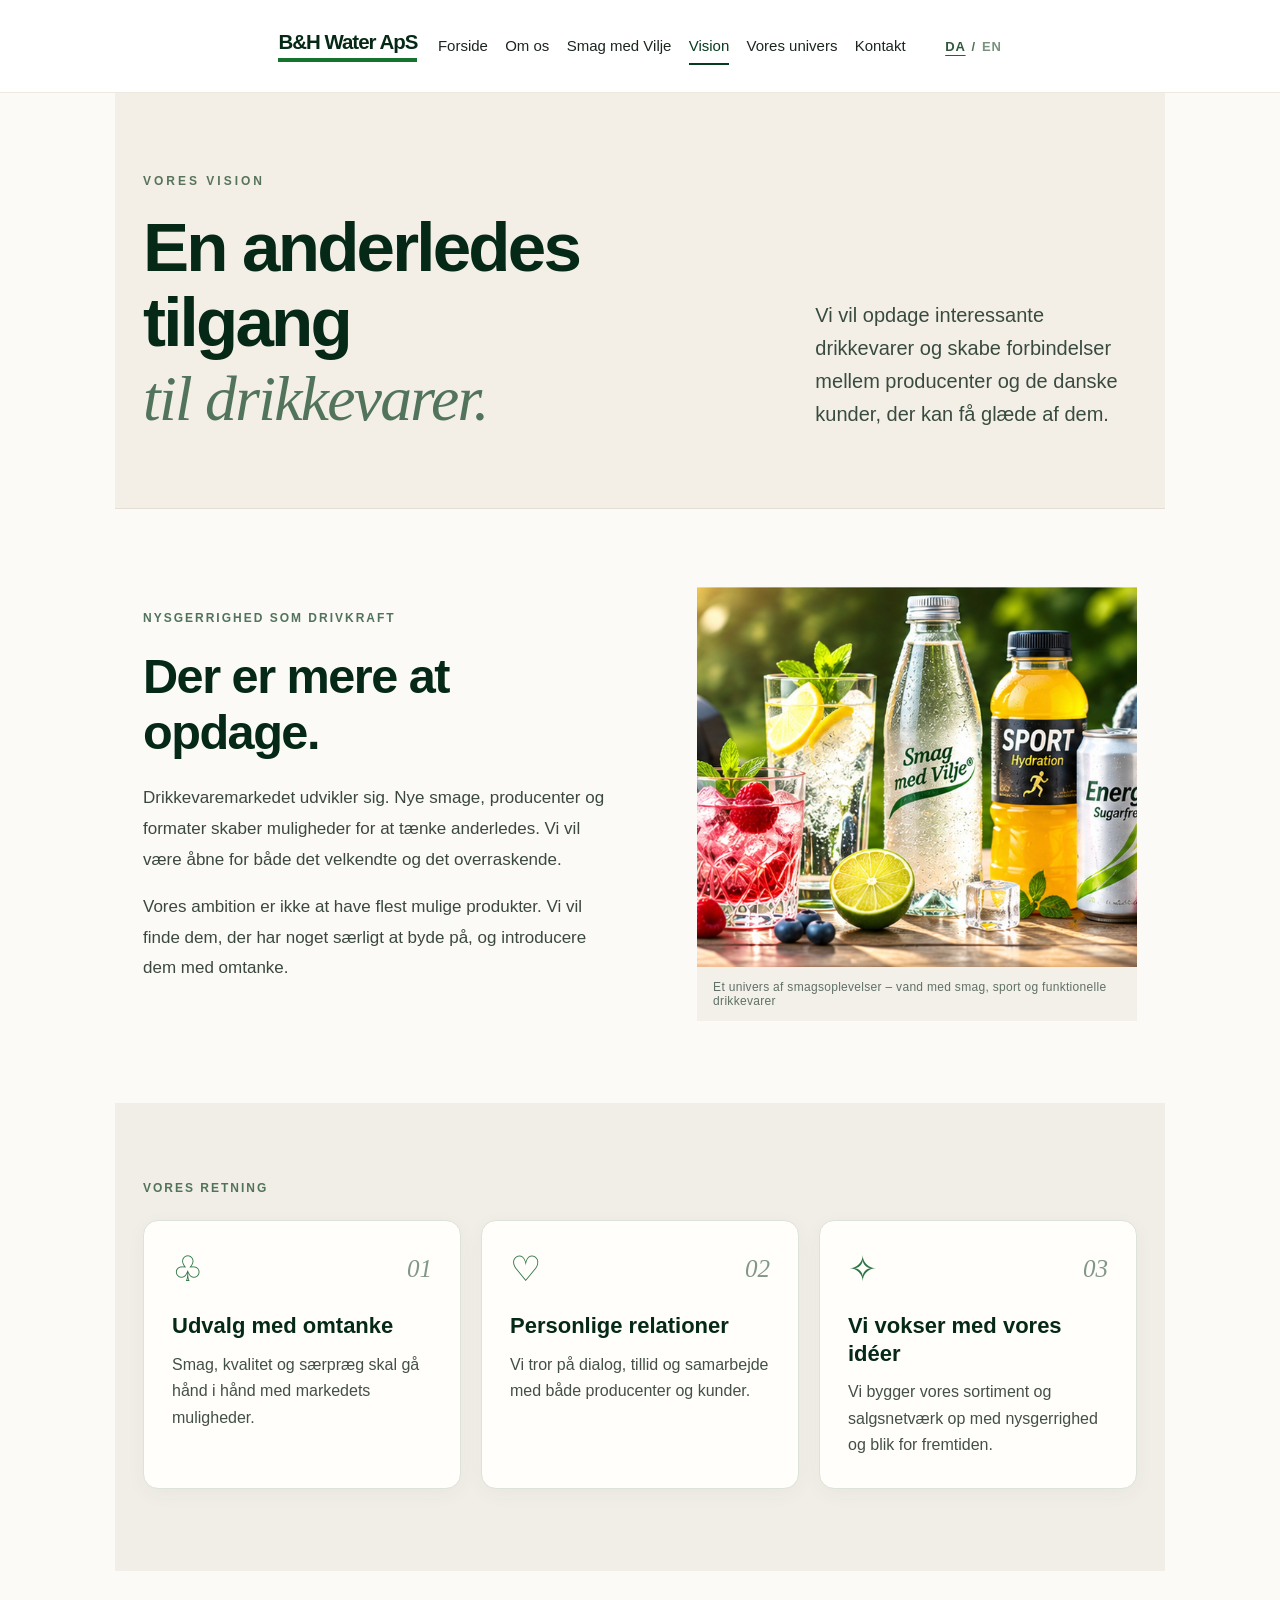
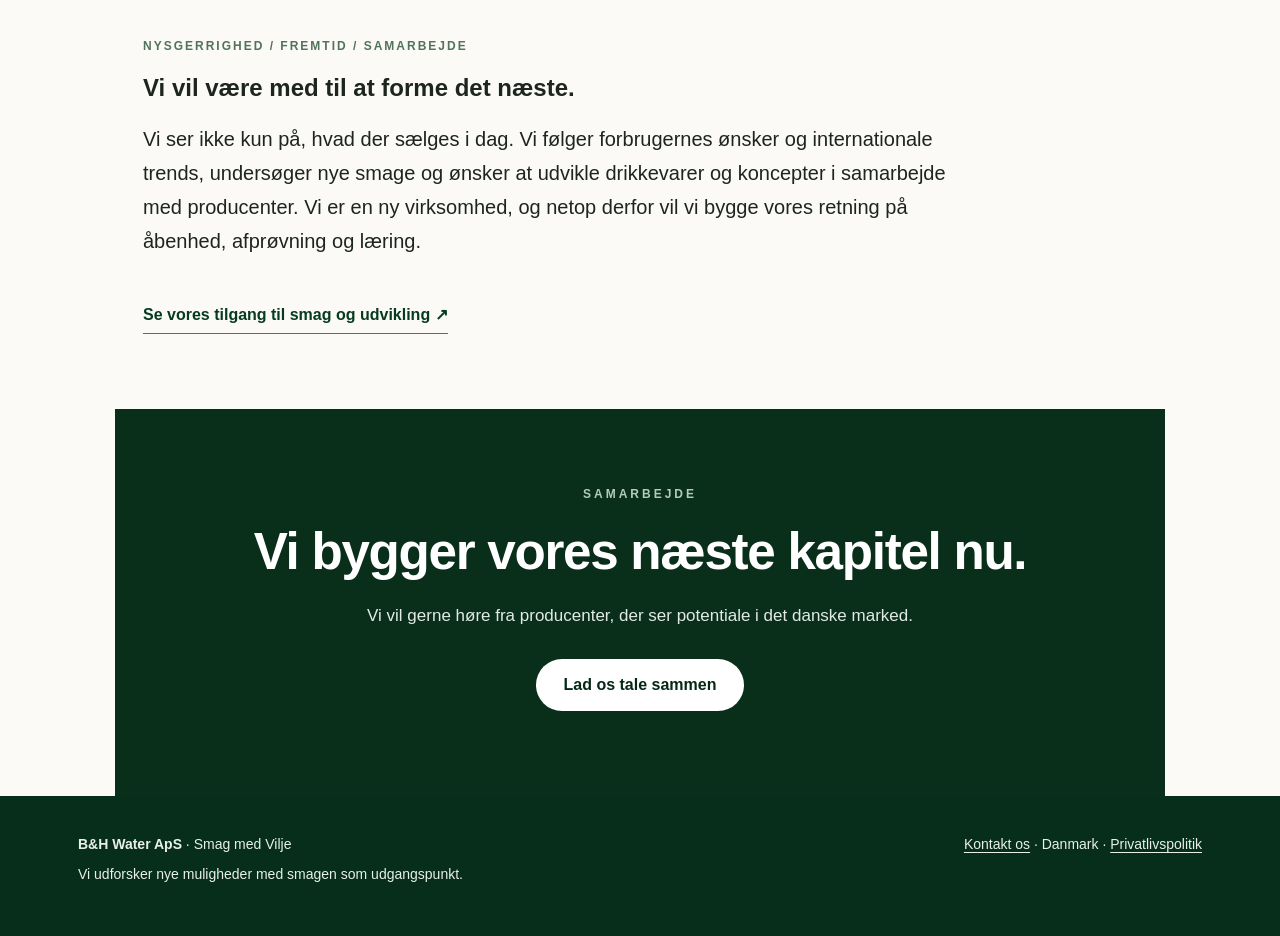
<file: vision.html>
<!DOCTYPE html>

<html lang="da"><head><meta charset="utf-8"/><meta content="width=device-width,initial-scale=1" name="viewport"/><meta content="B&amp;H Water ApS – Smag med Vilje. Vi udforsker drikkevarer og nye samarbejdsmuligheder på det danske marked." name="description"/><title>En anderledes tilgang til drikkevarer | B&amp;H Water ApS</title><link href="style.css?v=20261104-width1050" rel="stylesheet"/></head><body><header><div class="nav"><a aria-label="Til forsiden" class="brand" href="index.html?v=20261104-ny"><span class="brand-name">B&amp;H Water ApS</span></a><nav aria-label="Hovedmenu"><a class="" href="index.html?v=20261104-ny">Forside</a><a class="" href="om-os.html">Om os</a><a class="" href="smag-med-vilje.html">Smag med Vilje</a><a class="active" href="vision.html">Vision</a><a class="" href="vores-univers.html">Vores univers</a><a class="" href="kontakt.html">Kontakt</a></nav><div aria-label="Vælg sprog" class="language-switch"><a aria-current="page" href="vision.html" lang="da">DA</a><span aria-hidden="true"> / </span><a href="en/vision.html" lang="en">EN</a></div></div></header><main>
<section class="editorial-head"><div class="wrap editorial-head-grid"><div><span class="eyebrow">VORES VISION</span><h1>En anderledes tilgang<br/><em>til drikkevarer.</em></h1></div><p>Vi vil opdage interessante drikkevarer og skabe forbindelser mellem producenter og de danske kunder, der kan få glæde af dem.</p></div></section>
<section class="wrap editorial-feature"><div><span class="section-tag">NYSGERRIGHED SOM DRIVKRAFT</span><h2>Der er mere at opdage.</h2><p>Drikkevaremarkedet udvikler sig. Nye smage, producenter og formater skaber muligheder for at tænke anderledes. Vi vil være åbne for både det velkendte og det overraskende.</p><p>Vores ambition er ikke at have flest mulige produkter. Vi vil finde dem, der har noget særligt at byde på, og introducere dem med omtanke.</p></div><figure class="editorial-image"><img alt="Vand med smag, sportsdrikke og funktionelle drikkevarer i et grønt miljø" src="assets/vision-alkoholfri-drikke.png"/><figcaption>Et univers af smagsoplevelser – vand med smag, sport og funktionelle drikkevarer</figcaption></figure></section>
<section class="editorial-band"><div class="wrap"><span class="section-tag">VORES RETNING</span><div class="vision-pillars"><article><div class="pillar-top"><span aria-hidden="true" class="pillar-icon">♧</span><span class="pillar-num">01</span></div><h3>Udvalg med omtanke</h3><p>Smag, kvalitet og særpræg skal gå hånd i hånd med markedets muligheder.</p></article><article><div class="pillar-top"><span aria-hidden="true" class="pillar-icon">♡</span><span class="pillar-num">02</span></div><h3>Personlige relationer</h3><p>Vi tror på dialog, tillid og samarbejde med både producenter og kunder.</p></article><article><div class="pillar-top"><span aria-hidden="true" class="pillar-icon">✧</span><span class="pillar-num">03</span></div><h3>Vi vokser med vores idéer</h3><p>Vi bygger vores sortiment og salgsnetværk op med nysgerrighed og blik for fremtiden.</p></article></div></div></section>
<section class="wrap vision-future"><span class="section-tag">NYSGERRIGHED / FREMTID / SAMARBEJDE</span><h2>Vi vil være med til at forme det næste.</h2><p>Vi ser ikke kun på, hvad der sælges i dag. Vi følger forbrugernes ønsker og internationale trends, undersøger nye smage og ønsker at udvikle drikkevarer og koncepter i samarbejde med producenter. Vi er en ny virksomhed, og netop derfor vil vi bygge vores retning på åbenhed, afprøvning og læring.</p><a class="text-link" href="smag-med-vilje.html">Se vores tilgang til smag og udvikling ↗</a></section><section class="editorial-cta"><div class="wrap"><span class="eyebrow">SAMARBEJDE</span><h2>Vi bygger vores næste kapitel nu.</h2><p>Vi vil gerne høre fra producenter, der ser potentiale i det danske marked.</p><a class="button" href="kontakt.html">Lad os tale sammen</a></div></section></main><footer><div class="wrap"><div><strong>B&amp;H Water ApS</strong> · Smag med Vilje<p>Vi udforsker nye muligheder med smagen som udgangspunkt.</p></div><div><a href="kontakt.html">Kontakt os</a> · Danmark · <a href="privatlivspolitik.html">Privatlivspolitik</a></div></div></footer></body></html>
</file>
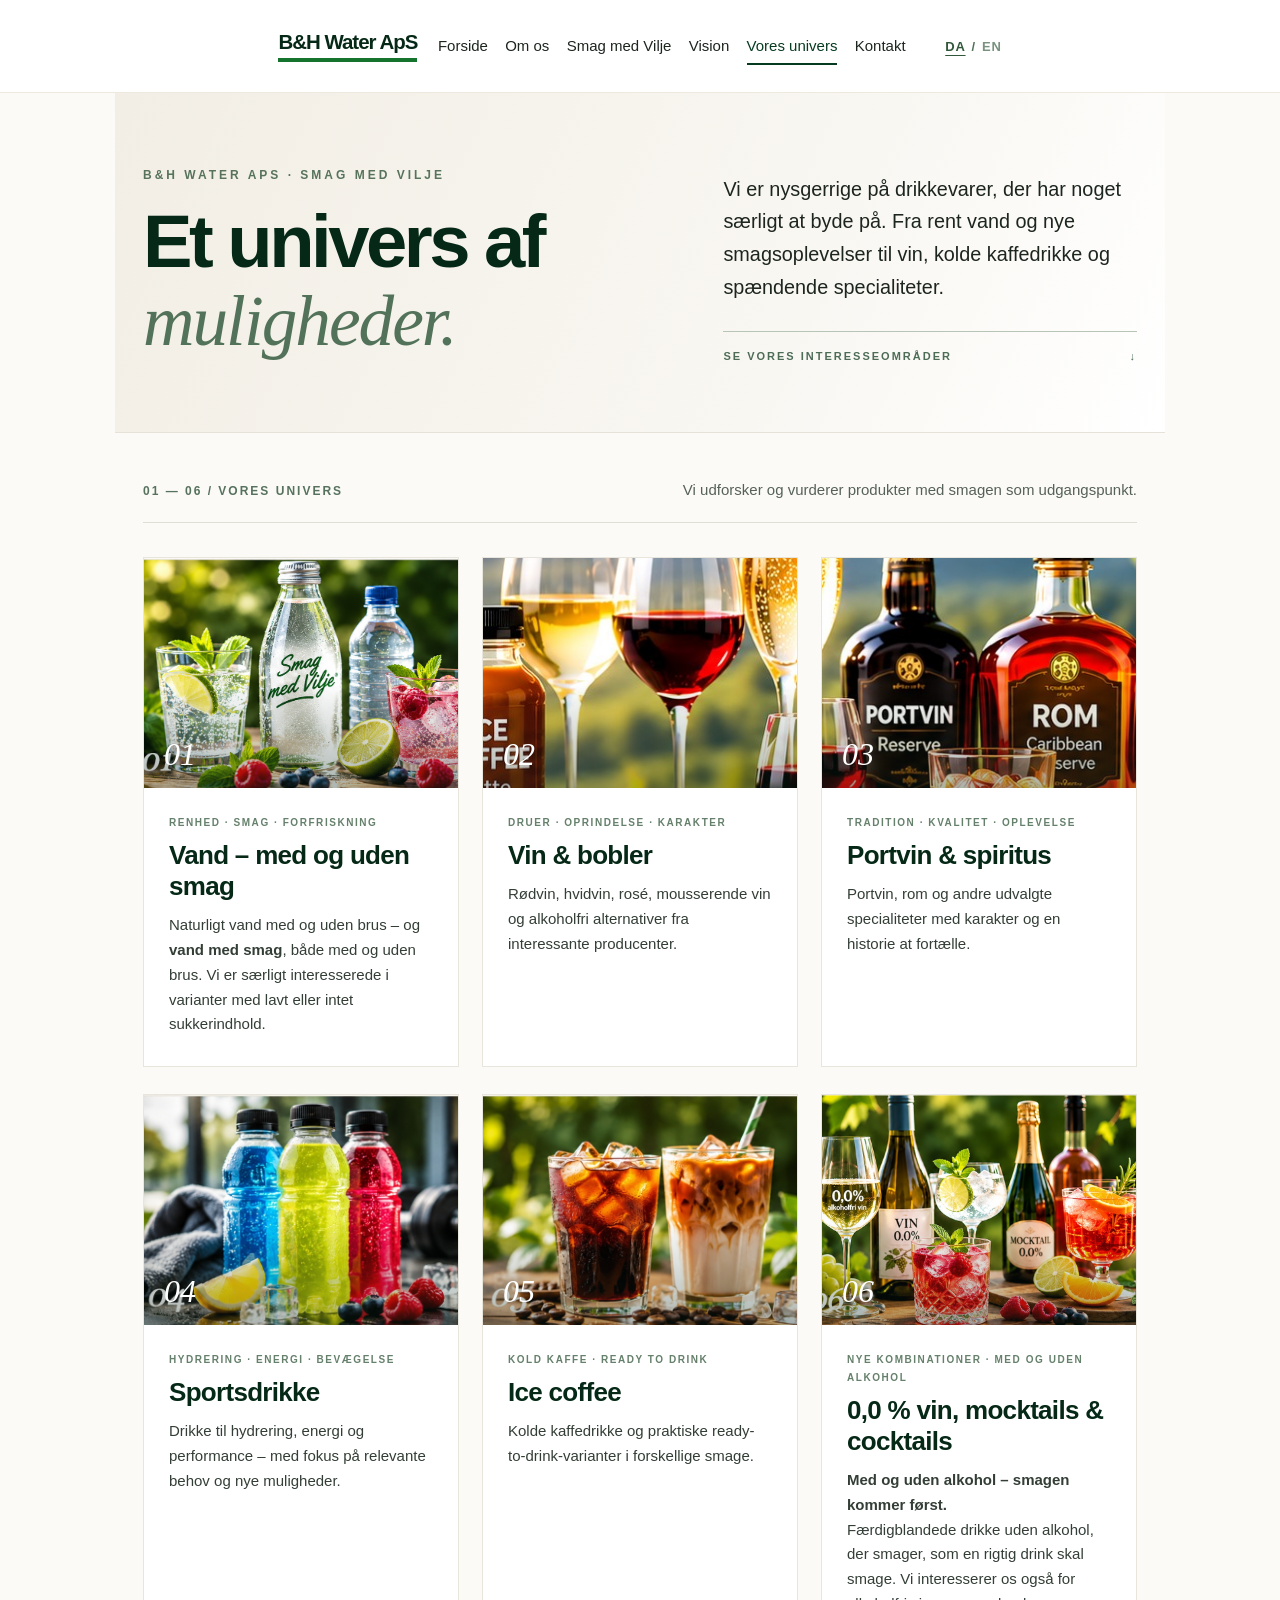
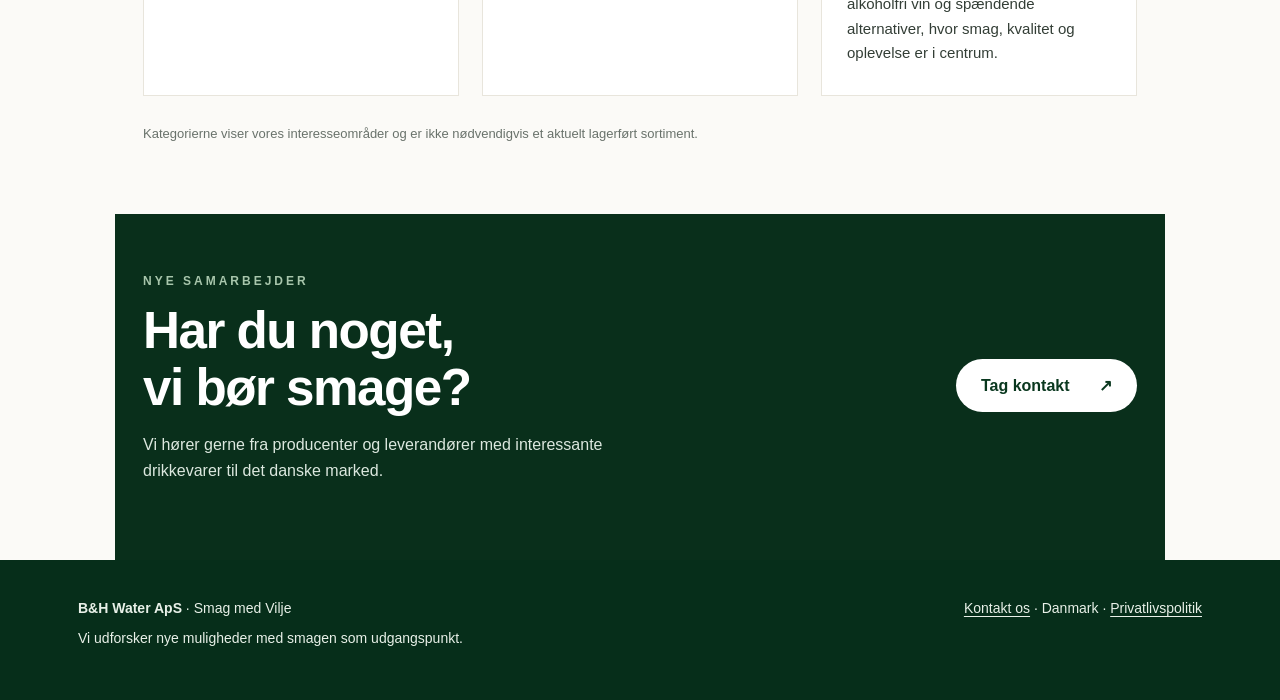
<file: vores-univers.html>
<!DOCTYPE html>

<html lang="da"><head><meta charset="utf-8"/><meta content="width=device-width,initial-scale=1" name="viewport"/><meta content="B&amp;H Water ApS – Smag med Vilje. Vi udforsker drikkevarer og nye samarbejdsmuligheder på det danske marked." name="description"/><title>Vores univers | B&amp;H Water ApS</title><link href="style.css?v=20261104-width1050" rel="stylesheet"/></head><body><header><div class="nav"><a aria-label="Til forsiden" class="brand" href="index.html?v=20261104-ny"><span class="brand-name">B&amp;H Water ApS</span></a><nav aria-label="Hovedmenu"><a class="" href="index.html?v=20261104-ny">Forside</a><a class="" href="om-os.html">Om os</a><a class="" href="smag-med-vilje.html">Smag med Vilje</a><a class="" href="vision.html">Vision</a><a class="active" href="vores-univers.html">Vores univers</a><a class="" href="kontakt.html">Kontakt</a></nav><div aria-label="Vælg sprog" class="language-switch"><a aria-current="page" href="vores-univers.html" lang="da">DA</a><span aria-hidden="true"> / </span><a href="en/vores-univers.html" lang="en">EN</a></div></div></header><main class="universe-page">
<section class="universe-intro"><div class="wrap universe-intro-inner"><div><div class="eyebrow">B&amp;H WATER APS · SMAG MED VILJE</div><h1>Et univers af<br/><em>muligheder.</em></h1></div><div class="universe-intro-side"><p>Vi er nysgerrige på drikkevarer, der har noget særligt at byde på. Fra rent vand og nye smagsoplevelser til vin, kolde kaffedrikke og spændende specialiteter.</p><span class="intro-rule"></span><span class="intro-foot">SE VORES INTERESSEOMRÅDER <span aria-hidden="true">↓</span></span></div></div></section>
<section aria-label="Drikkevarekategorier" class="universe-content wrap"><div class="universe-section-head"><span>01 — 06 / VORES UNIVERS</span><p>Vi udforsker og vurderer produkter med smagen som udgangspunkt.</p></div>
<div class="universe-grid">
<article class="universe-card"><div class="universe-visual water"><img alt="Vandflasker og frisk drik i glas" src="assets/univers-1.jpg"/><span class="universe-number">01</span></div><div class="universe-copy"><span class="universe-kicker">RENHED · SMAG · FORFRISKNING</span><h2>Vand – med og uden smag</h2><p>Naturligt vand med og uden brus – og <strong>vand med smag</strong>, både med og uden brus. Vi er særligt interesserede i varianter med lavt eller intet sukkerindhold.</p></div></article>
<article class="universe-card"><div class="universe-visual wine"><img alt="Hvidvin, rødvin og mousserende vin i glas" src="assets/univers-2.jpg"/><span class="universe-number">02</span></div><div class="universe-copy"><span class="universe-kicker">DRUER · OPRINDELSE · KARAKTER</span><h2>Vin &amp; bobler</h2><p>Rødvin, hvidvin, rosé, mousserende vin og alkoholfri alternativer fra interessante producenter.</p></div></article>
<article class="universe-card"><div class="universe-visual spirit"><img alt="Portvin og rom på bordet" src="assets/univers-3.jpg"/><span class="universe-number">03</span></div><div class="universe-copy"><span class="universe-kicker">TRADITION · KVALITET · OPLEVELSE</span><h2>Portvin &amp; spiritus</h2><p>Portvin, rom og andre udvalgte specialiteter med karakter og en historie at fortælle.</p></div></article>
<article class="universe-card"><div class="universe-visual sport"><img alt="Sportsdrik i blå flaske" src="assets/univers-4.jpg"/><span class="universe-number">04</span></div><div class="universe-copy"><span class="universe-kicker">HYDRERING · ENERGI · BEVÆGELSE</span><h2>Sportsdrikke</h2><p>Drikke til hydrering, energi og performance – med fokus på relevante behov og nye muligheder.</p></div></article>
<article class="universe-card"><div class="universe-visual coffee"><img alt="Kold kaffedrik på flaske" src="assets/univers-5.jpg"/><span class="universe-number">05</span></div><div class="universe-copy"><span class="universe-kicker">KOLD KAFFE · READY TO DRINK</span><h2>Ice coffee</h2><p>Kolde kaffedrikke og praktiske ready-to-drink-varianter i forskellige smage.</p></div></article>
<article class="universe-card"><div class="universe-visual cocktails"><img alt="Drinks og cocktails i glas" src="assets/univers-6.jpg"/><span class="universe-number">06</span></div><div class="universe-copy"><span class="universe-kicker">NYE KOMBINATIONER · MED OG UDEN ALKOHOL</span><h2>0,0 % vin, mocktails &amp; cocktails</h2><p><strong>Med og uden alkohol – smagen kommer først.</strong></p><p>Færdigblandede drikke uden alkohol, der smager, som en rigtig drink skal smage. Vi interesserer os også for alkoholfri vin og spændende alternativer, hvor smag, kvalitet og oplevelse er i centrum.</p></div></article>
</div><p class="universe-disclaimer">Kategorierne viser vores interesseområder og er ikke nødvendigvis et aktuelt lagerført sortiment.</p></section>
<section class="universe-outro"><div class="wrap universe-outro-inner"><div><span class="eyebrow">NYE SAMARBEJDER</span><h2>Har du noget,<br/>vi bør smage?</h2><p>Vi hører gerne fra producenter og leverandører med interessante drikkevarer til det danske marked.</p></div><a class="universe-cta" href="kontakt.html">Tag kontakt <span aria-hidden="true">↗</span></a></div></section></main><footer><div class="wrap"><div><strong>B&amp;H Water ApS</strong> · Smag med Vilje<p>Vi udforsker nye muligheder med smagen som udgangspunkt.</p></div><div><a href="kontakt.html">Kontakt os</a> · Danmark · <a href="privatlivspolitik.html">Privatlivspolitik</a></div></div></footer></body></html>
</file>
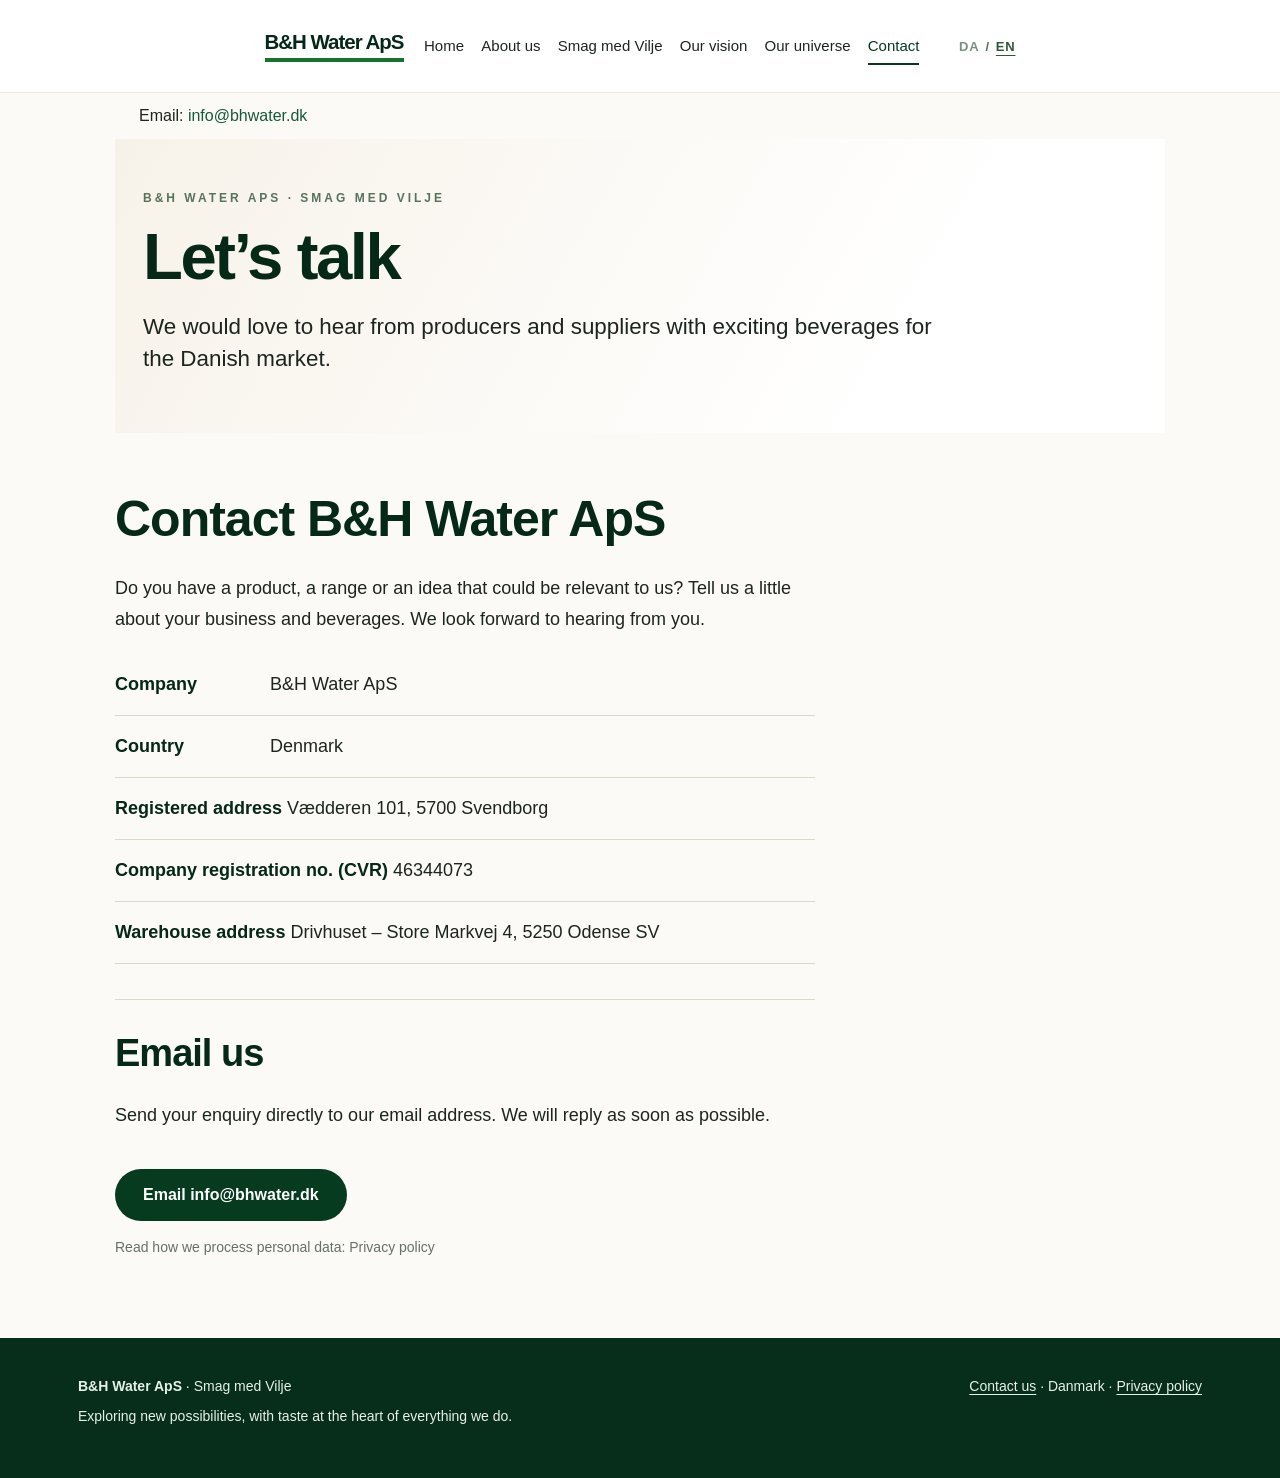
<file: en/kontakt.html>
<!DOCTYPE html>

<html lang="en"><head><meta charset="utf-8"/><meta content="width=device-width,initial-scale=1" name="viewport"/><meta content="B&amp;H Water ApS – Smag med Vilje. Exploring beverages and new partnerships in Denmark and the Nordic markets." name="description"/><title>Let’s talk | B&amp;H Water ApS</title><link href="../style.css?v=20261105-english-layout" rel="stylesheet"/></head><body><header><div class="nav"><a aria-label="Til forsiden" class="brand" href="index.html?v=20261105-2"><span class="brand-name">B&amp;H Water ApS</span></a><nav aria-label="Hovedmenu"><a class="" href="index.html?v=20261105-2">Home</a><a class="" href="om-os.html">About us</a><a class="" href="smag-med-vilje.html">Smag med Vilje</a><a class="" href="vision.html">Our vision</a><a class="" href="vores-univers.html">Our universe</a><a class="active" href="kontakt.html">Contact</a></nav><div aria-label="Choose language" class="language-switch"><a href="../kontakt.html" lang="da">DA</a><span aria-hidden="true"> / </span><a aria-current="page" href="kontakt.html" lang="en">EN</a></div></div></header><main><p class="official-email">Email: <a href="mailto:info@bhwater.dk">info@bhwater.dk</a></p><section class="hero"><div class="wrap"><div class="eyebrow">B&amp;H Water ApS · Smag med Vilje</div><h1>Let’s talk</h1><p class="lead">We would love to hear from producers and suppliers with exciting beverages for the Danish market.</p></div></section><section class="section wrap"><div class="contact"><h2>Contact B&amp;H Water ApS</h2><p>Do you have a product, a range or an idea that could be relevant to us? Tell us a little about your business and beverages. We look forward to hearing from you.</p><div class="contact-row"><strong>Company</strong> B&amp;H Water ApS</div><div class="contact-row"><strong>Country</strong> Denmark</div><div class="contact-row"><strong>Registered address</strong> Vædderen 101, 5700 Svendborg</div><div class="contact-row"><strong>Company registration no. (CVR)</strong> 46344073</div><div class="contact-row"><strong>Warehouse address</strong> Drivhuset – Store Markvej 4, 5250 Odense SV</div><div class="contact-form-panel"><h2>Email us</h2><p>Send your enquiry directly to our email address. We will reply as soon as possible.</p><a class="button" href="mailto:info@bhwater.dk">Email info@bhwater.dk</a><p class="note">Read how we process personal data: <a href="privacy-policy.html">Privacy policy</a></p></div></div></section></main><footer><div class="wrap"><div><strong>B&amp;H Water ApS</strong> · Smag med Vilje<p>Exploring new possibilities, with taste at the heart of everything we do.</p></div><div><a href="kontakt.html">Contact us</a> · Danmark · <a href="privacy-policy.html">Privacy policy</a></div></div></footer></body></html>
</file>
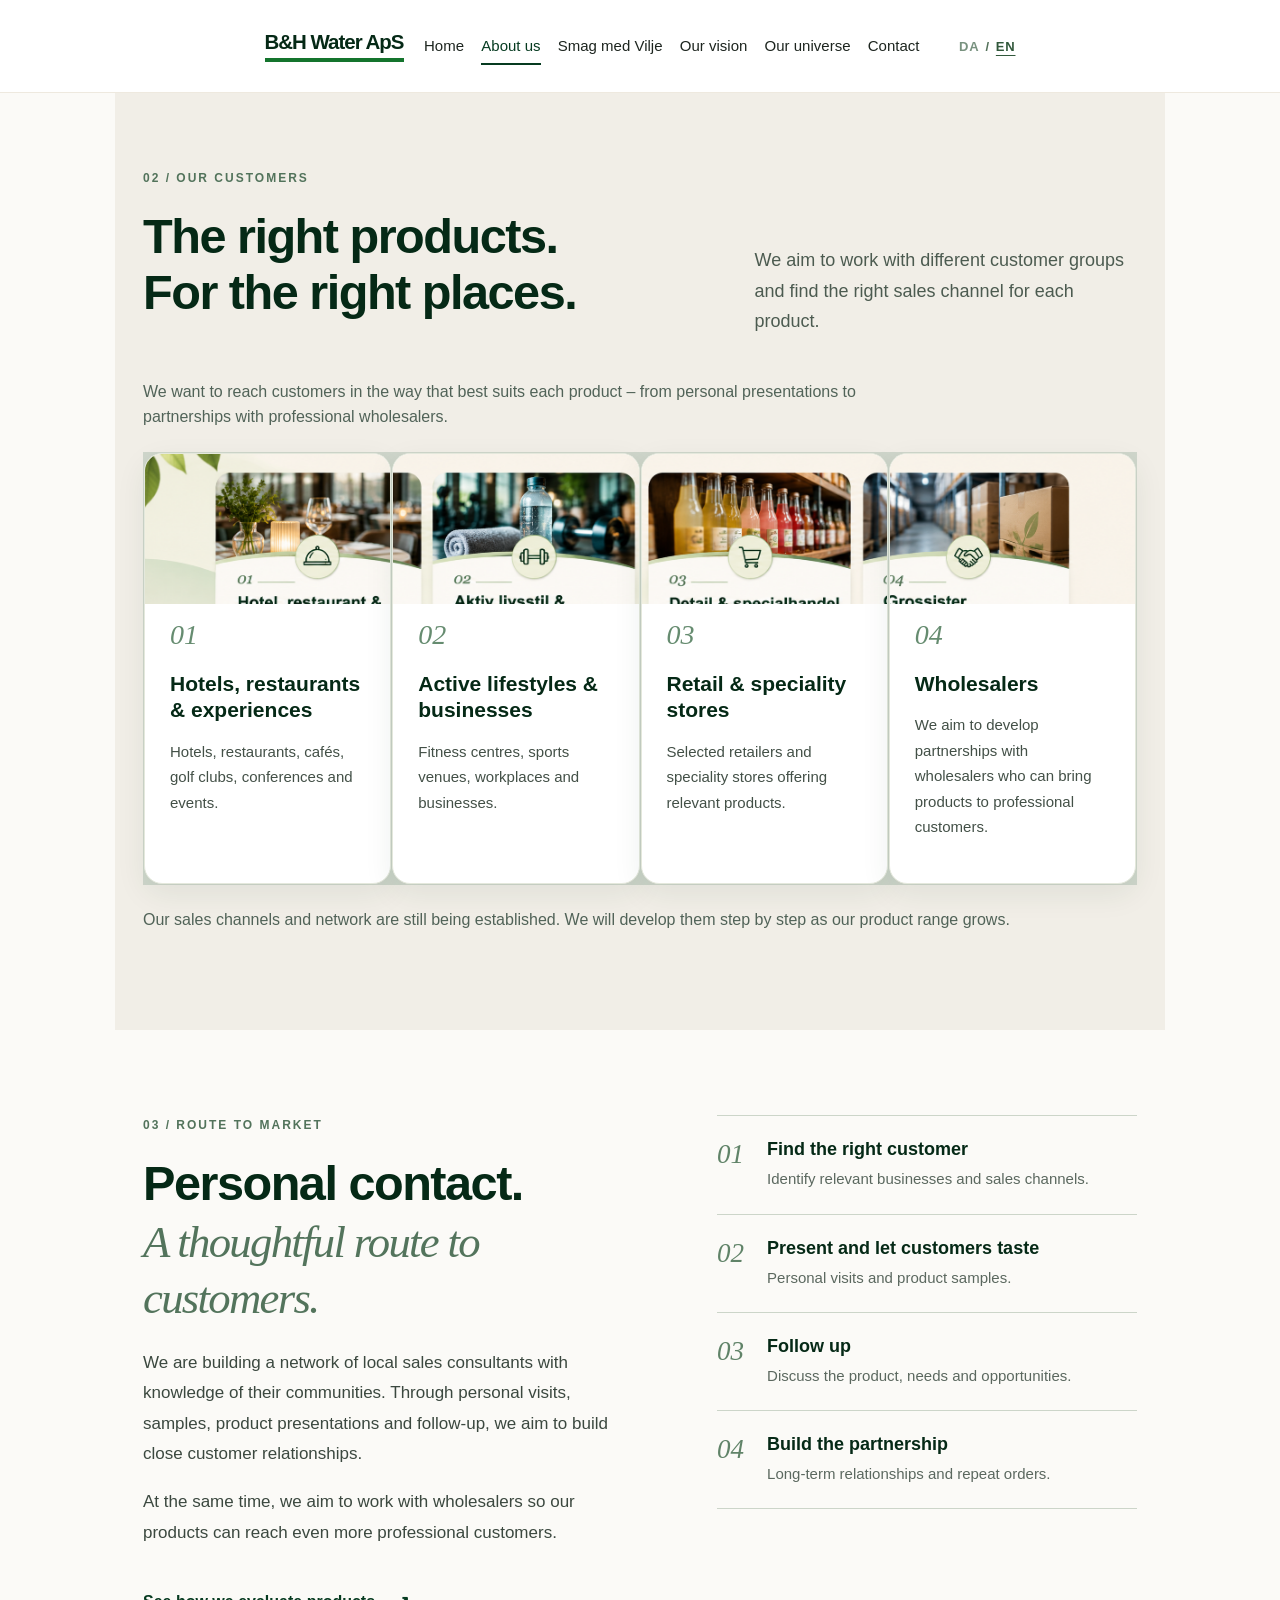
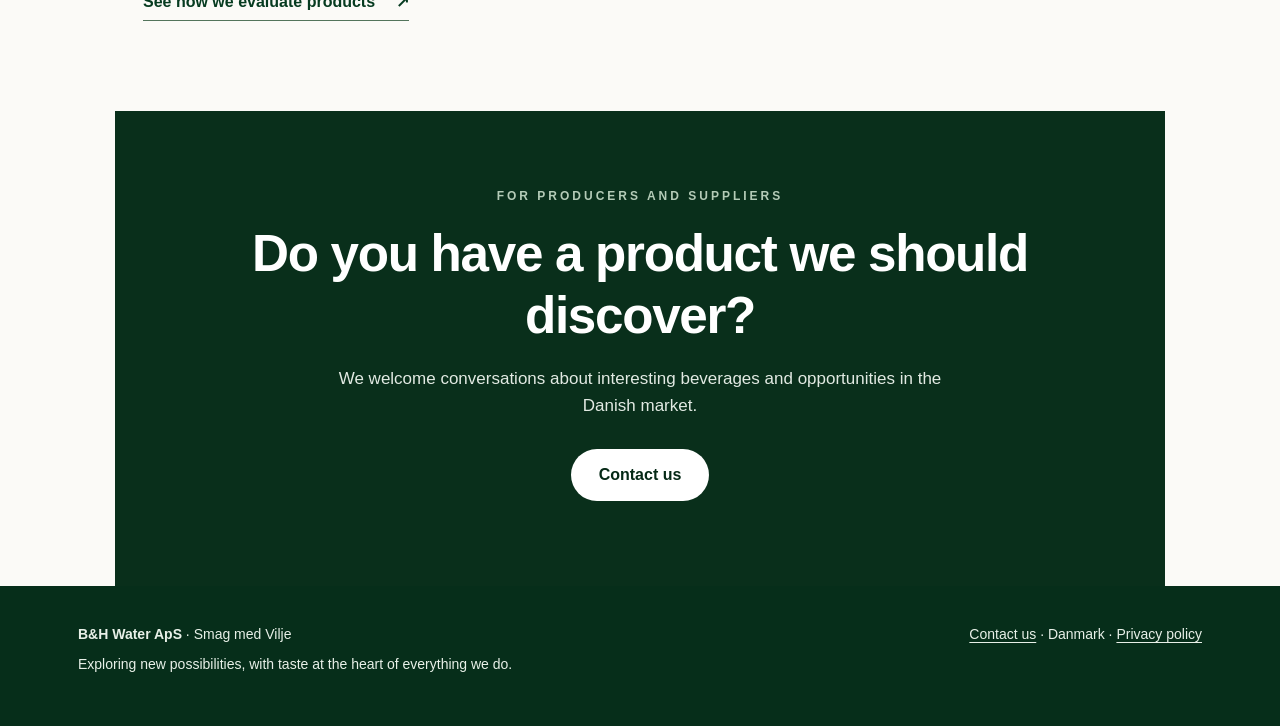
<file: en/om-os.html>
<!DOCTYPE html>

<html lang="en"><head><meta charset="utf-8"/><meta content="width=device-width,initial-scale=1" name="viewport"/><meta content="B&amp;H Water ApS – Smag med Vilje. Exploring beverages and new partnerships in Denmark and the Nordic markets." name="description"/><title>About us | B&amp;H Water ApS</title><link href="../style.css?v=20261105-english-layout" rel="stylesheet"/></head><body><header><div class="nav"><a aria-label="Til forsiden" class="brand" href="index.html?v=20261105-2"><span class="brand-name">B&amp;H Water ApS</span></a><nav aria-label="Hovedmenu"><a class="" href="index.html?v=20261105-2">Home</a><a class="active" href="om-os.html">About us</a><a class="" href="smag-med-vilje.html">Smag med Vilje</a><a class="" href="vision.html">Our vision</a><a class="" href="vores-univers.html">Our universe</a><a class="" href="kontakt.html">Contact</a></nav><div aria-label="Choose language" class="language-switch"><a href="../om-os.html" lang="da">DA</a><span aria-hidden="true"> / </span><a aria-current="page" href="om-os.html" lang="en">EN</a></div></div></header><main>
<section class="editorial-band"><div class="wrap"><span class="section-tag">02 / OUR CUSTOMERS</span><div class="section-heading-row"><h2>The right products.<br/>For the right places.</h2><p>We aim to work with different customer groups and find the right sales channel for each product.</p></div><div class="market-intro"><p>We want to reach customers in the way that best suits each product – from personal presentations to partnerships with professional wholesalers.</p></div><div class="market-grid market-grid-friendly"><article class="market-card-1"><span>01</span><h3>Hotels, restaurants &amp; experiences</h3><p>Hotels, restaurants, cafés, golf clubs, conferences and events.</p></article><article class="market-card-2"><span>02</span><h3>Active lifestyles &amp; businesses</h3><p>Fitness centres, sports venues, workplaces and businesses.</p></article><article class="market-card-3"><span>03</span><h3>Retail &amp; speciality stores</h3><p>Selected retailers and speciality stores offering relevant products.</p></article><article class="market-card-4"><span>04</span><h3>Wholesalers</h3><p>We aim to develop partnerships with wholesalers who can bring products to professional customers.</p></article></div><p class="market-footnote">Our sales channels and network are still being established. We will develop them step by step as our product range grows.</p></div></section>
<section class="wrap editorial-process"><div><span class="section-tag">03 / ROUTE TO MARKET</span><h2>Personal contact.<br/><em>A thoughtful route to customers.</em></h2><p>We are building a network of local sales consultants with knowledge of their communities. Through personal visits, samples, product presentations and follow-up, we aim to build close customer relationships.</p><p>At the same time, we aim to work with wholesalers so our products can reach even more professional customers.</p><a class="text-link" href="smag-med-vilje.html">See how we evaluate products <span>↗</span></a></div><ol class="steps"><li><b>01</b><span><strong>Find the right customer</strong><small>Identify relevant businesses and sales channels.</small></span></li><li><b>02</b><span><strong>Present and let customers taste</strong><small>Personal visits and product samples.</small></span></li><li><b>03</b><span><strong>Follow up</strong><small>Discuss the product, needs and opportunities.</small></span></li><li><b>04</b><span><strong>Build the partnership</strong><small>Long-term relationships and repeat orders.</small></span></li></ol></section>
<section class="editorial-cta"><div class="wrap"><span class="eyebrow">FOR PRODUCERS AND SUPPLIERS</span><h2>Do you have a product we should discover?</h2><p>We welcome conversations about interesting beverages and opportunities in the Danish market.</p><a class="button" href="kontakt.html">Contact us</a></div></section></main><footer><div class="wrap"><div><strong>B&amp;H Water ApS</strong> · Smag med Vilje<p>Exploring new possibilities, with taste at the heart of everything we do.</p></div><div><a href="kontakt.html">Contact us</a> · Danmark · <a href="privacy-policy.html">Privacy policy</a></div></div></footer></body></html>
</file>
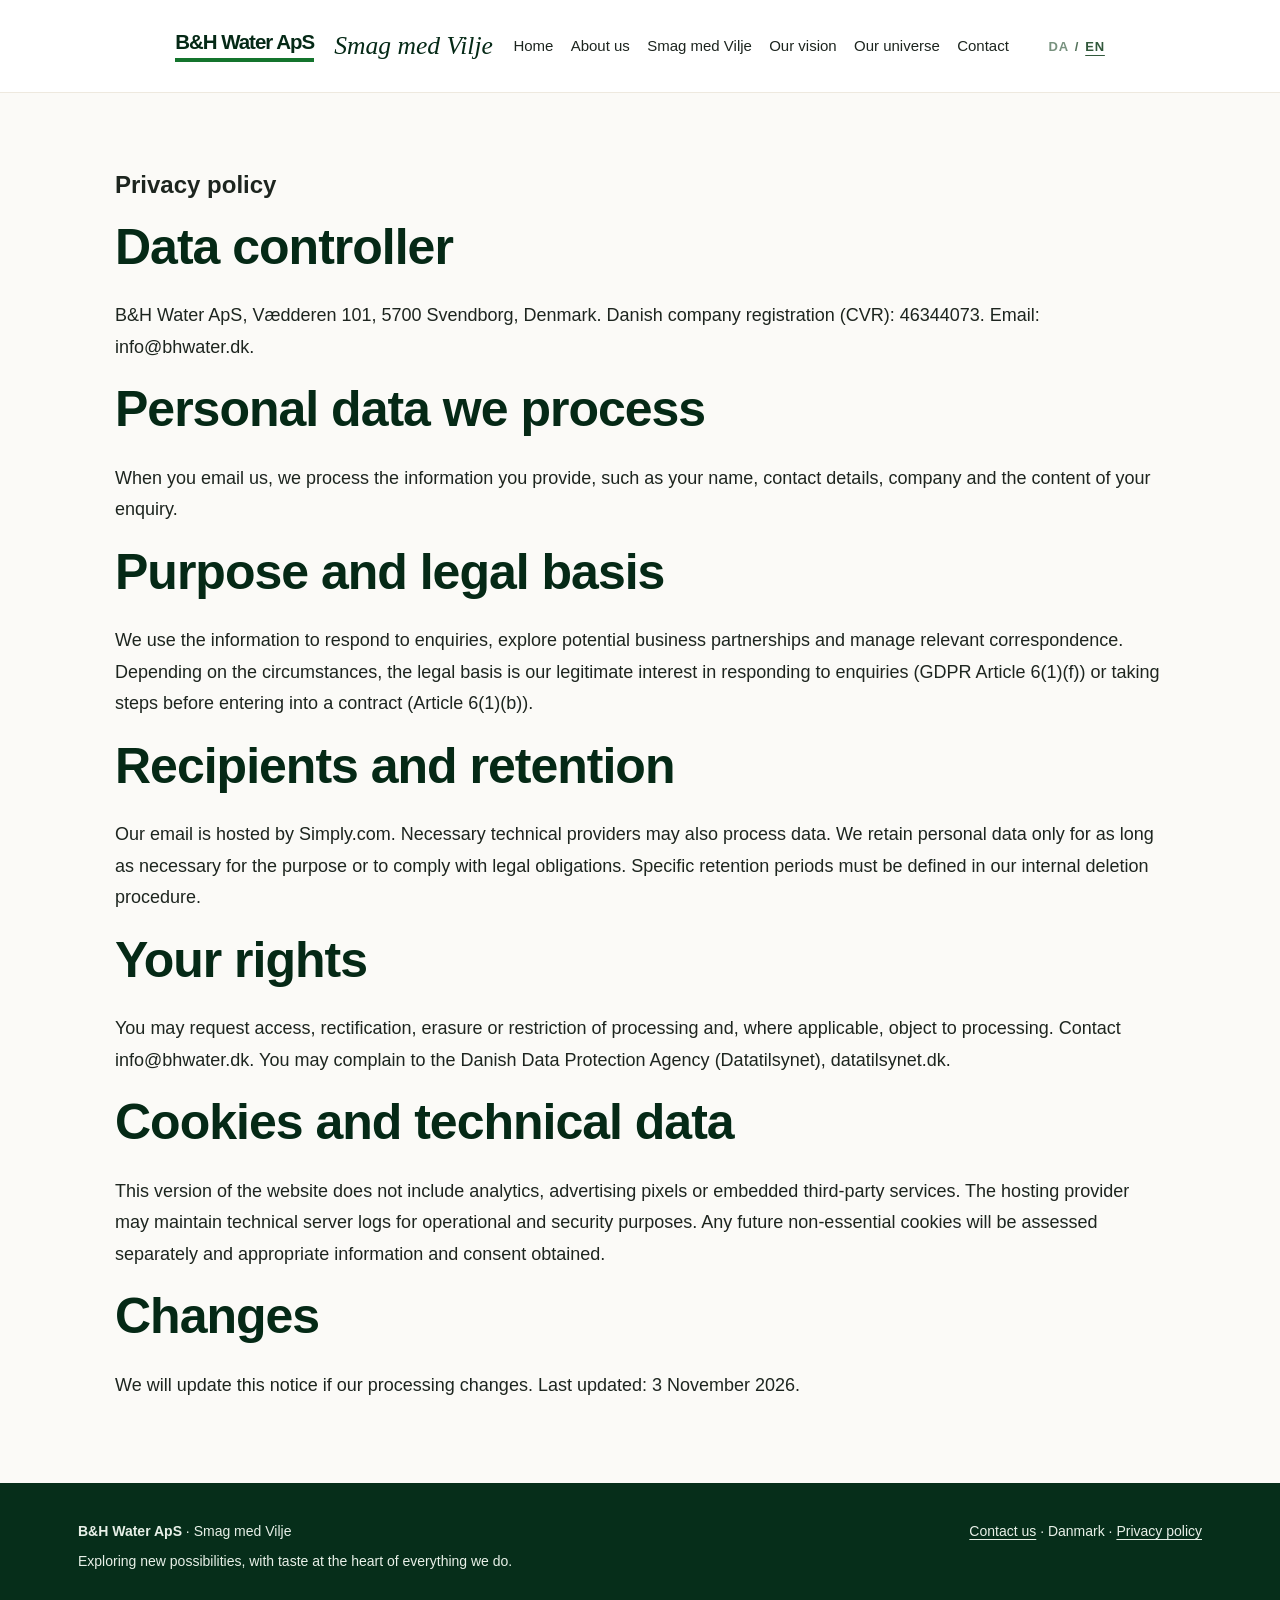
<file: en/privacy-policy.html>
<!DOCTYPE html>

<html lang="en"><head><meta charset="utf-8"/><meta content="width=device-width,initial-scale=1" name="viewport"/><meta content="B&amp;H Water ApS – Smag med Vilje. Exploring beverages and new partnerships in Denmark and the Nordic markets." name="description"/><title>Privacy policy | B&amp;H Water ApS</title><link href="../style.css" rel="stylesheet"/></head><body><header><div class="nav"><a aria-label="Til forsiden" class="brand" href="index.html"><span class="brand-name">B&amp;H Water ApS</span><span class="brand-script">Smag med Vilje</span></a><nav aria-label="Hovedmenu"><a class="" href="index.html">Home</a><a class="" href="om-os.html">About us</a><a class="" href="smag-med-vilje.html">Smag med Vilje</a><a class="" href="vision.html">Our vision</a><a class="" href="vores-univers.html">Our universe</a><a href="kontakt.html">Contact</a></nav><div aria-label="Choose language" class="language-switch"><a href="../privatlivspolitik.html" lang="da">DA</a><span aria-hidden="true"> / </span><a aria-current="page" href="privacy-policy.html" lang="en">EN</a></div></div></header><main><section class="section wrap"><h1>Privacy policy</h1><h2>Data controller</h2><p>B&amp;H Water ApS, Vædderen 101, 5700 Svendborg, Denmark. Danish company registration (CVR): 46344073. Email: info@bhwater.dk.</p><h2>Personal data we process</h2><p>When you email us, we process the information you provide, such as your name, contact details, company and the content of your enquiry.</p><h2>Purpose and legal basis</h2><p>We use the information to respond to enquiries, explore potential business partnerships and manage relevant correspondence. Depending on the circumstances, the legal basis is our legitimate interest in responding to enquiries (GDPR Article 6(1)(f)) or taking steps before entering into a contract (Article 6(1)(b)).</p><h2>Recipients and retention</h2><p>Our email is hosted by Simply.com. Necessary technical providers may also process data. We retain personal data only for as long as necessary for the purpose or to comply with legal obligations. Specific retention periods must be defined in our internal deletion procedure.</p><h2>Your rights</h2><p>You may request access, rectification, erasure or restriction of processing and, where applicable, object to processing. Contact info@bhwater.dk. You may complain to the Danish Data Protection Agency (Datatilsynet), datatilsynet.dk.</p><h2>Cookies and technical data</h2><p>This version of the website does not include analytics, advertising pixels or embedded third-party services. The hosting provider may maintain technical server logs for operational and security purposes. Any future non-essential cookies will be assessed separately and appropriate information and consent obtained.</p><h2>Changes</h2><p>We will update this notice if our processing changes. Last updated: 3 November 2026.</p></section></main><footer><div class="wrap"><div><strong>B&amp;H Water ApS</strong> · Smag med Vilje<p>Exploring new possibilities, with taste at the heart of everything we do.</p></div><div><a href="kontakt.html">Contact us</a> · Danmark · <a href="privacy-policy.html">Privacy policy</a></div></div></footer></body></html>
</file>
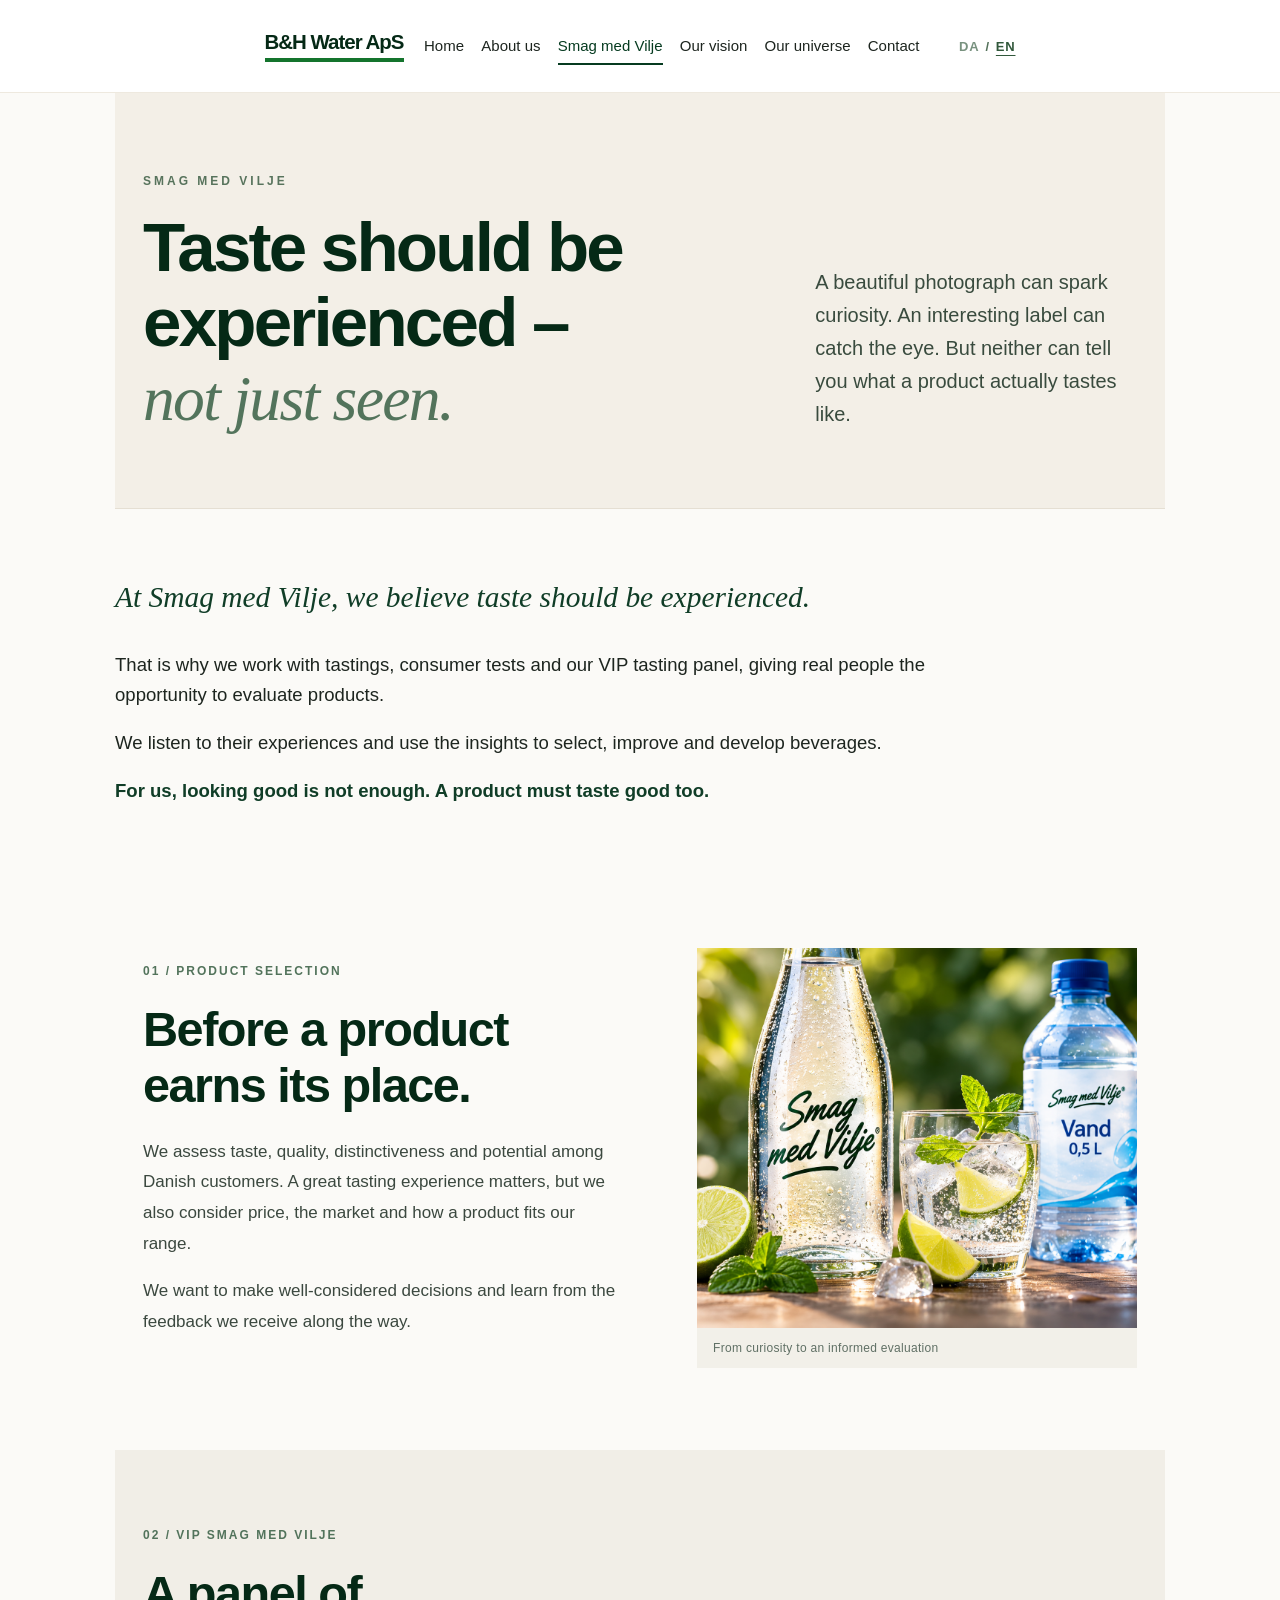
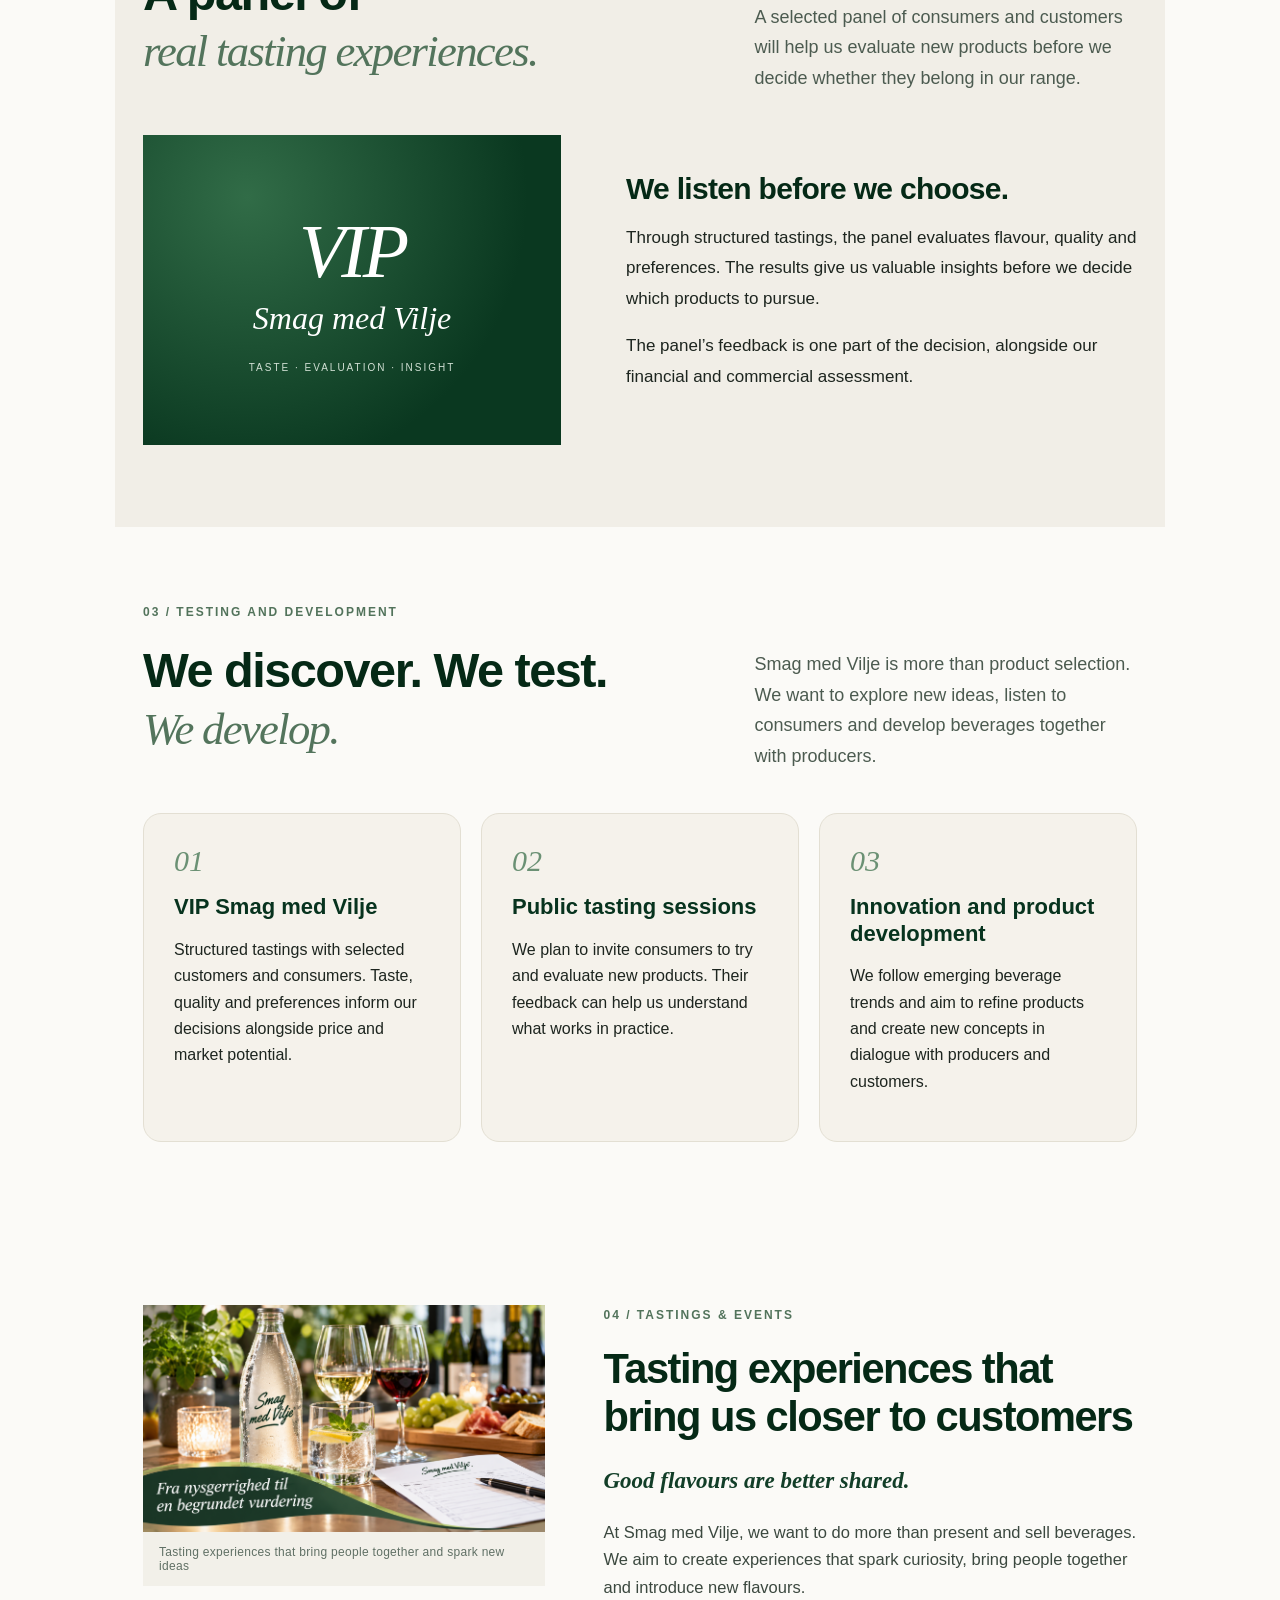
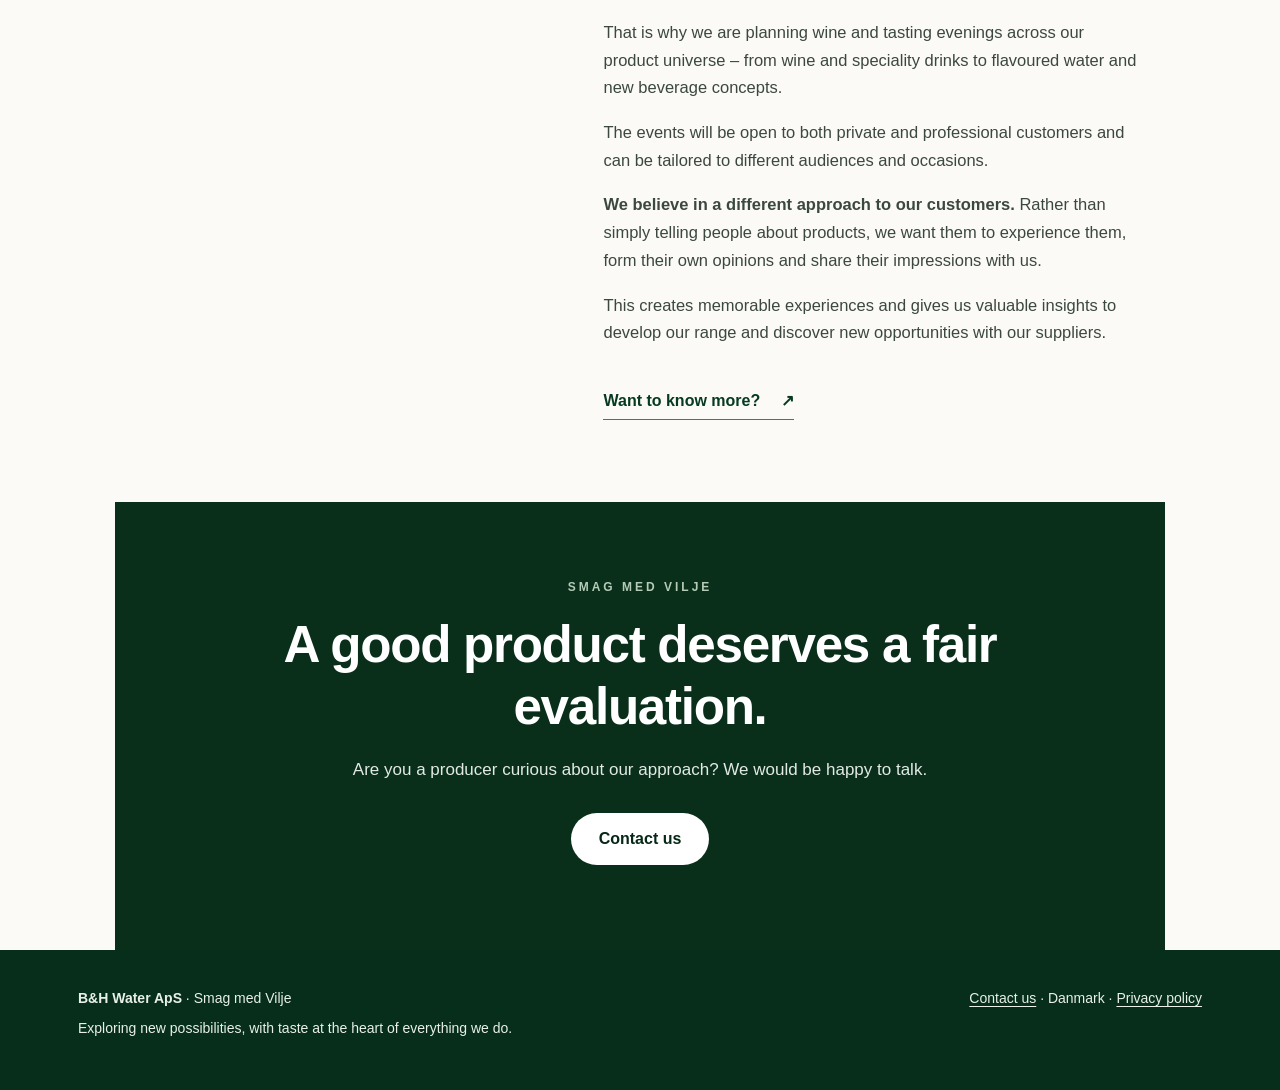
<file: en/smag-med-vilje.html>
<!DOCTYPE html>

<html lang="en"><head><meta charset="utf-8"/><meta content="width=device-width,initial-scale=1" name="viewport"/><meta content="B&amp;H Water ApS – Smag med Vilje. Exploring beverages and new partnerships in Denmark and the Nordic markets." name="description"/><title>Smag med Vilje | B&amp;H Water ApS</title><link href="../style.css?v=20261105-english-layout" rel="stylesheet"/></head><body><header><div class="nav"><a aria-label="Til forsiden" class="brand" href="index.html?v=20261105-2"><span class="brand-name">B&amp;H Water ApS</span></a><nav aria-label="Hovedmenu"><a class="" href="index.html?v=20261105-2">Home</a><a class="" href="om-os.html">About us</a><a class="active" href="smag-med-vilje.html">Smag med Vilje</a><a class="" href="vision.html">Our vision</a><a class="" href="vores-univers.html">Our universe</a><a class="" href="kontakt.html">Contact</a></nav><div aria-label="Choose language" class="language-switch"><a href="../smag-med-vilje.html" lang="da">DA</a><span aria-hidden="true"> / </span><a aria-current="page" href="smag-med-vilje.html" lang="en">EN</a></div></div></header><main>
<section class="editorial-head"><div class="wrap editorial-head-grid"><div><span class="eyebrow">SMAG MED VILJE</span><h1>Taste should be experienced –<br/><em>not just seen.</em></h1></div><p>A beautiful photograph can spark curiosity. An interesting label can catch the eye. But neither can tell you what a product actually tastes like.</p></div></section><section class="wrap tasting-manifesto"><p class="lead">At Smag med Vilje, we believe taste should be experienced.</p><p>That is why we work with tastings, consumer tests and our VIP tasting panel, giving real people the opportunity to evaluate products.</p><p>We listen to their experiences and use the insights to select, improve and develop beverages.</p><p class="manifesto-close">For us, looking good is not enough. A product must taste good too.</p></section>
<section class="wrap editorial-feature"><div><span class="section-tag">01 / PRODUCT SELECTION</span><h2>Before a product earns its place.</h2><p>We assess taste, quality, distinctiveness and potential among Danish customers. A great tasting experience matters, but we also consider price, the market and how a product fits our range.</p><p>We want to make well-considered decisions and learn from the feedback we receive along the way.</p></div><figure class="editorial-image"><img alt="Smagebord med vin, vand og vurderingsskema" src="../assets/smagning-nyt-billede.png"/><figcaption>From curiosity to an informed evaluation</figcaption></figure></section>
<section class="editorial-band"><div class="wrap"><span class="section-tag">02 / VIP SMAG MED VILJE</span><div class="section-heading-row"><h2>A panel of<br/><em>real tasting experiences.</em></h2><p>A selected panel of consumers and customers will help us evaluate new products before we decide whether they belong in our range.</p></div><div class="vip-layout"><div class="vip-art"><span>VIP</span><strong>Smag med Vilje</strong><small>TASTE · EVALUATION · INSIGHT</small></div><div><h3>We listen before we choose.</h3><p>Through structured tastings, the panel evaluates flavour, quality and preferences. The results give us valuable insights before we decide which products to pursue.</p><p>The panel’s feedback is one part of the decision, alongside our financial and commercial assessment.</p></div></div></div></section><section class="wrap taste-three"><div class="section-heading-row"><div><span class="section-tag">03 / TESTING AND DEVELOPMENT</span><h2>We discover. We test.<br/><em>We develop.</em></h2></div><p>Smag med Vilje is more than product selection. We want to explore new ideas, listen to consumers and develop beverages together with producers.</p></div><div class="taste-grid"><article><span class="taste-index">01</span><h3>VIP Smag med Vilje</h3><p>Structured tastings with selected customers and consumers. Taste, quality and preferences inform our decisions alongside price and market potential.</p></article><article><span class="taste-index">02</span><h3>Public tasting sessions</h3><p>We plan to invite consumers to try and evaluate new products. Their feedback can help us understand what works in practice.</p></article><article><span class="taste-index">03</span><h3>Innovation and product development</h3><p>We follow emerging beverage trends and aim to refine products and create new concepts in dialogue with producers and customers.</p></article></div></section>
<section class="wrap editorial-feature editorial-feature-reverse tasting-evenings"><figure class="editorial-image"><img alt="Smageaften med forskellige drikkevarer og glas på bordet" src="../assets/smagning-kvalitet.png"/><figcaption>Tasting experiences that bring people together and spark new ideas</figcaption></figure><div><span class="section-tag">04 / TASTINGS &amp; EVENTS</span><h2>Tasting experiences that bring us closer to customers</h2><p class="tasting-evenings-lead"><strong>Good flavours are better shared.</strong></p><p>At Smag med Vilje, we want to do more than present and sell beverages. We aim to create experiences that spark curiosity, bring people together and introduce new flavours.</p><p>That is why we are planning wine and tasting evenings across our product universe – from wine and speciality drinks to flavoured water and new beverage concepts.</p><p>The events will be open to both private and professional customers and can be tailored to different audiences and occasions.</p><p><strong>We believe in a different approach to our customers.</strong> Rather than simply telling people about products, we want them to experience them, form their own opinions and share their impressions with us.</p><p>This creates memorable experiences and gives us valuable insights to develop our range and discover new opportunities with our suppliers.</p><a class="text-link" href="kontakt.html">Want to know more? <span>↗</span></a></div></section>
<section class="editorial-cta"><div class="wrap"><span class="eyebrow">SMAG MED VILJE</span><h2>A good product deserves a fair evaluation.</h2><p>Are you a producer curious about our approach? We would be happy to talk.</p><a class="button" href="kontakt.html">Contact us</a></div></section></main><footer><div class="wrap"><div><strong>B&amp;H Water ApS</strong> · Smag med Vilje<p>Exploring new possibilities, with taste at the heart of everything we do.</p></div><div><a href="kontakt.html">Contact us</a> · Danmark · <a href="privacy-policy.html">Privacy policy</a></div></div></footer></body></html>
</file>
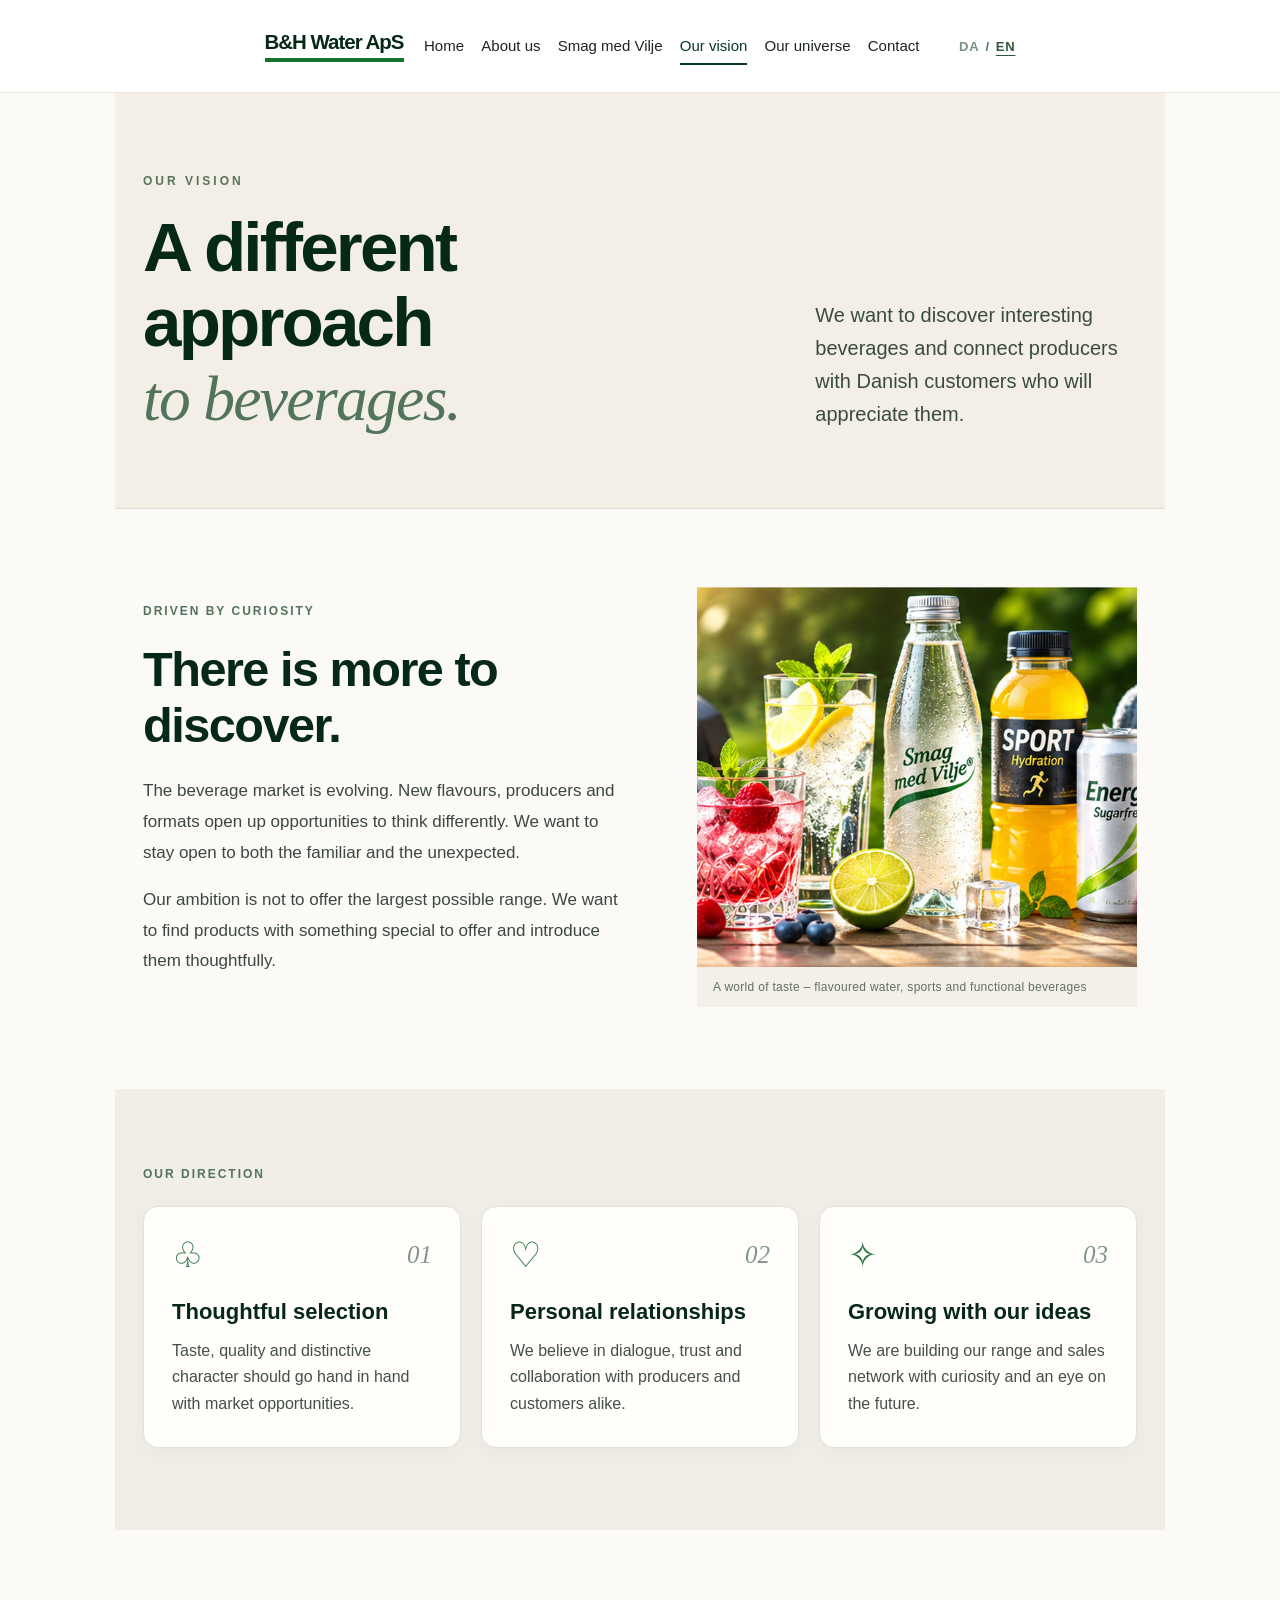
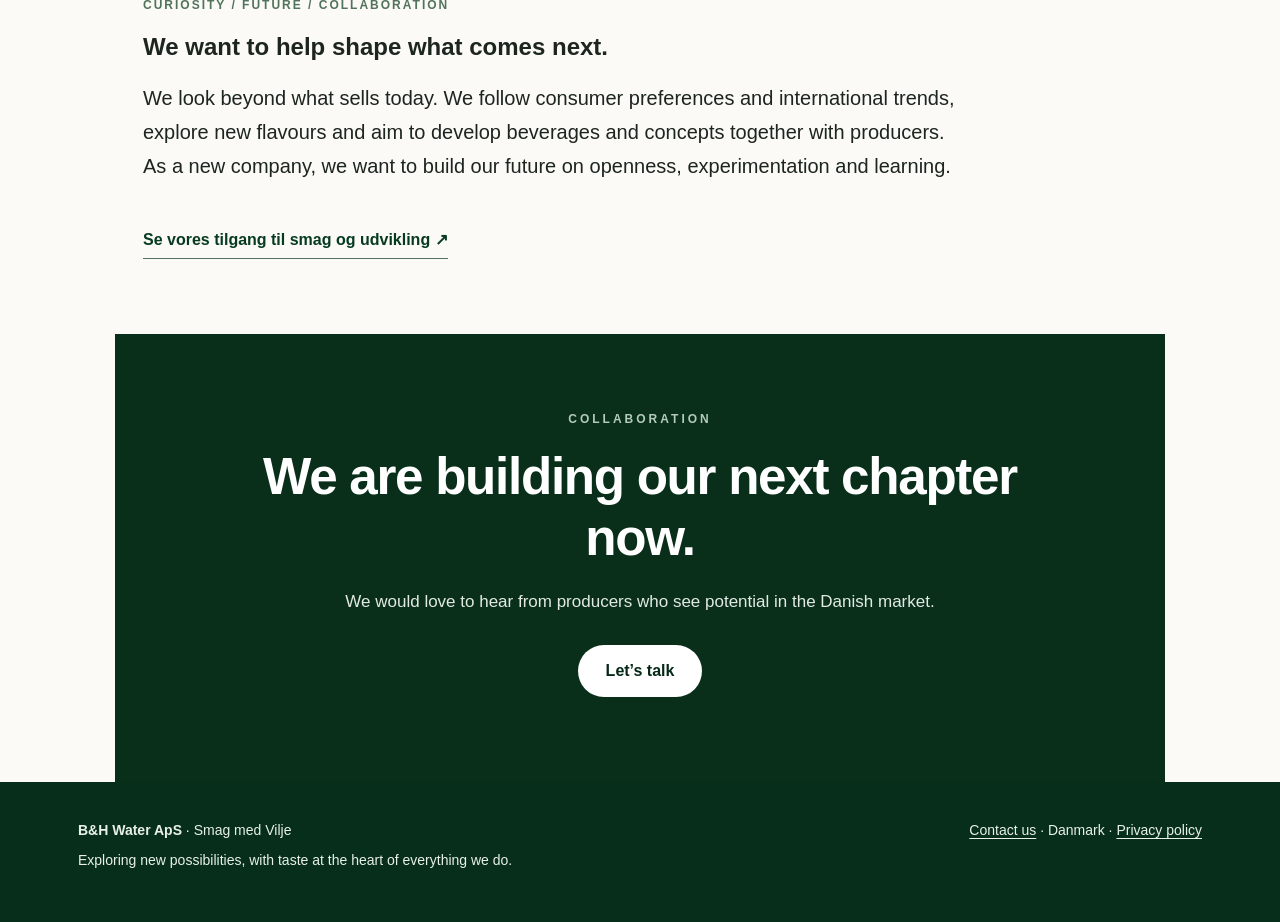
<file: en/vision.html>
<!DOCTYPE html>

<html lang="en"><head><meta charset="utf-8"/><meta content="width=device-width,initial-scale=1" name="viewport"/><meta content="B&amp;H Water ApS – Smag med Vilje. Exploring beverages and new partnerships in Denmark and the Nordic markets." name="description"/><title>En anderledes tilgang til drikkevarer | B&amp;H Water ApS</title><link href="../style.css?v=20261105-english-layout" rel="stylesheet"/></head><body><header><div class="nav"><a aria-label="Til forsiden" class="brand" href="index.html?v=20261105-2"><span class="brand-name">B&amp;H Water ApS</span></a><nav aria-label="Hovedmenu"><a class="" href="index.html?v=20261105-2">Home</a><a class="" href="om-os.html">About us</a><a class="" href="smag-med-vilje.html">Smag med Vilje</a><a class="active" href="vision.html">Our vision</a><a class="" href="vores-univers.html">Our universe</a><a class="" href="kontakt.html">Contact</a></nav><div aria-label="Choose language" class="language-switch"><a href="../vision.html" lang="da">DA</a><span aria-hidden="true"> / </span><a aria-current="page" href="vision.html" lang="en">EN</a></div></div></header><main>
<section class="editorial-head"><div class="wrap editorial-head-grid"><div><span class="eyebrow">OUR VISION</span><h1>A different approach<br/><em>to beverages.</em></h1></div><p>We want to discover interesting beverages and connect producers with Danish customers who will appreciate them.</p></div></section>
<section class="wrap editorial-feature"><div><span class="section-tag">DRIVEN BY CURIOSITY</span><h2>There is more to discover.</h2><p>The beverage market is evolving. New flavours, producers and formats open up opportunities to think differently. We want to stay open to both the familiar and the unexpected.</p><p>Our ambition is not to offer the largest possible range. We want to find products with something special to offer and introduce them thoughtfully.</p></div><figure class="editorial-image"><img alt="Vand med smag, sportsdrikke og funktionelle drikkevarer i et grønt miljø" src="../assets/vision-alkoholfri-drikke.png"/><figcaption>A world of taste – flavoured water, sports and functional beverages</figcaption></figure></section>
<section class="editorial-band"><div class="wrap"><span class="section-tag">OUR DIRECTION</span><div class="vision-pillars"><article><div class="pillar-top"><span aria-hidden="true" class="pillar-icon">♧</span><span class="pillar-num">01</span></div><h3>Thoughtful selection</h3><p>Taste, quality and distinctive character should go hand in hand with market opportunities.</p></article><article><div class="pillar-top"><span aria-hidden="true" class="pillar-icon">♡</span><span class="pillar-num">02</span></div><h3>Personal relationships</h3><p>We believe in dialogue, trust and collaboration with producers and customers alike.</p></article><article><div class="pillar-top"><span aria-hidden="true" class="pillar-icon">✧</span><span class="pillar-num">03</span></div><h3>Growing with our ideas</h3><p>We are building our range and sales network with curiosity and an eye on the future.</p></article></div></div></section>
<section class="wrap vision-future"><span class="section-tag">CURIOSITY / FUTURE / COLLABORATION</span><h2>We want to help shape what comes next.</h2><p>We look beyond what sells today. We follow consumer preferences and international trends, explore new flavours and aim to develop beverages and concepts together with producers. As a new company, we want to build our future on openness, experimentation and learning.</p><a class="text-link" href="smag-med-vilje.html">Se vores tilgang til smag og udvikling ↗</a></section><section class="editorial-cta"><div class="wrap"><span class="eyebrow">COLLABORATION</span><h2>We are building our next chapter now.</h2><p>We would love to hear from producers who see potential in the Danish market.</p><a class="button" href="kontakt.html">Let’s talk</a></div></section></main><footer><div class="wrap"><div><strong>B&amp;H Water ApS</strong> · Smag med Vilje<p>Exploring new possibilities, with taste at the heart of everything we do.</p></div><div><a href="kontakt.html">Contact us</a> · Danmark · <a href="privacy-policy.html">Privacy policy</a></div></div></footer></body></html>
</file>
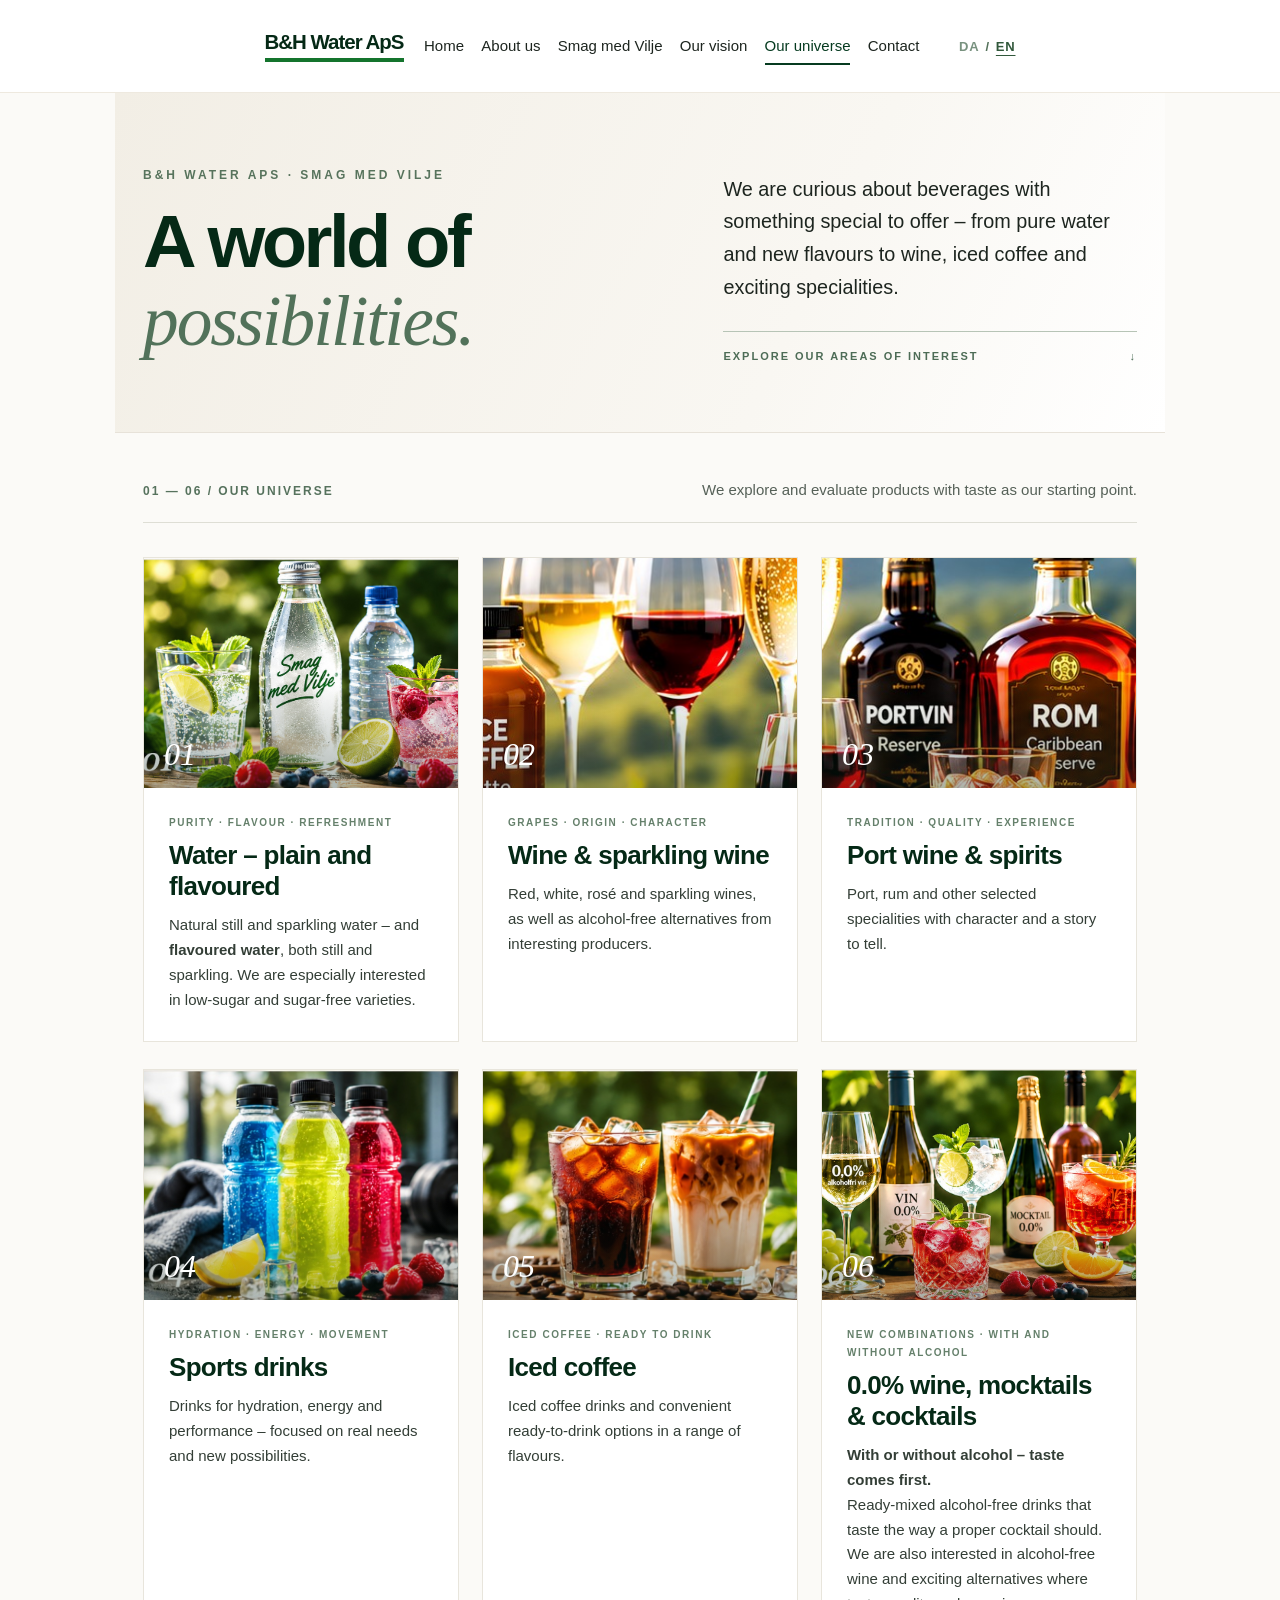
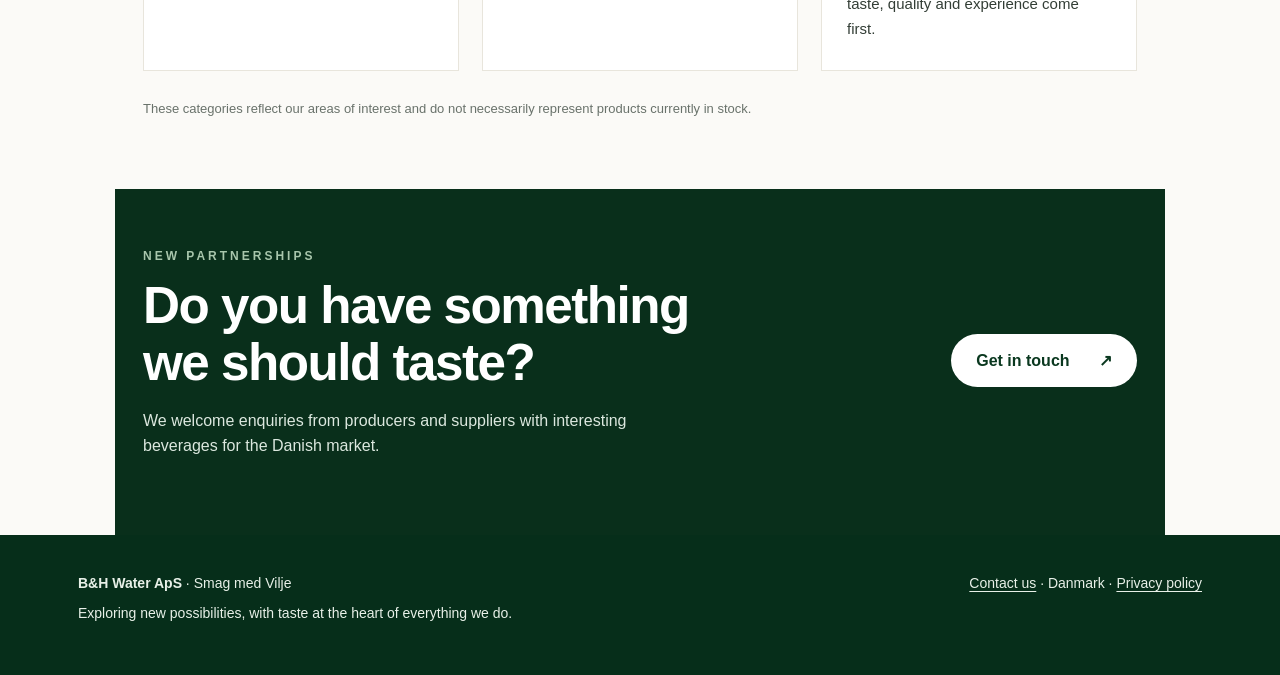
<file: en/vores-univers.html>
<!DOCTYPE html>

<html lang="en"><head><meta charset="utf-8"/><meta content="width=device-width,initial-scale=1" name="viewport"/><meta content="B&amp;H Water ApS – Smag med Vilje. Exploring beverages and new partnerships in Denmark and the Nordic markets." name="description"/><title>Our universe | B&amp;H Water ApS</title><link href="../style.css?v=20261105-english-layout" rel="stylesheet"/></head><body><header><div class="nav"><a aria-label="Til forsiden" class="brand" href="index.html?v=20261105-2"><span class="brand-name">B&amp;H Water ApS</span></a><nav aria-label="Hovedmenu"><a class="" href="index.html?v=20261105-2">Home</a><a class="" href="om-os.html">About us</a><a class="" href="smag-med-vilje.html">Smag med Vilje</a><a class="" href="vision.html">Our vision</a><a class="active" href="vores-univers.html">Our universe</a><a class="" href="kontakt.html">Contact</a></nav><div aria-label="Choose language" class="language-switch"><a href="../vores-univers.html" lang="da">DA</a><span aria-hidden="true"> / </span><a aria-current="page" href="vores-univers.html" lang="en">EN</a></div></div></header><main class="universe-page">
<section class="universe-intro"><div class="wrap universe-intro-inner"><div><div class="eyebrow">B&amp;H WATER APS · SMAG MED VILJE</div><h1>A world of<br/><em>possibilities.</em></h1></div><div class="universe-intro-side"><p>We are curious about beverages with something special to offer – from pure water and new flavours to wine, iced coffee and exciting specialities.</p><span class="intro-rule"></span><span class="intro-foot">EXPLORE OUR AREAS OF INTEREST <span aria-hidden="true">↓</span></span></div></div></section>
<section aria-label="Drikkevarekategorier" class="universe-content wrap"><div class="universe-section-head"><span>01 — 06 / OUR UNIVERSE</span><p>We explore and evaluate products with taste as our starting point.</p></div>
<div class="universe-grid">
<article class="universe-card"><div class="universe-visual water"><img alt="Vandflasker og frisk drik i glas" src="../assets/univers-1.jpg"/><span class="universe-number">01</span></div><div class="universe-copy"><span class="universe-kicker">PURITY · FLAVOUR · REFRESHMENT</span><h2>Water – plain and flavoured</h2><p>Natural still and sparkling water – and <strong>flavoured water</strong>, both still and sparkling. We are especially interested in low-sugar and sugar-free varieties.</p></div></article>
<article class="universe-card"><div class="universe-visual wine"><img alt="Hvidvin, rødvin og mousserende vin i glas" src="../assets/univers-2.jpg"/><span class="universe-number">02</span></div><div class="universe-copy"><span class="universe-kicker">GRAPES · ORIGIN · CHARACTER</span><h2>Wine &amp; sparkling wine</h2><p>Red, white, rosé and sparkling wines, as well as alcohol-free alternatives from interesting producers.</p></div></article>
<article class="universe-card"><div class="universe-visual spirit"><img alt="Portvin og rom på bordet" src="../assets/univers-3.jpg"/><span class="universe-number">03</span></div><div class="universe-copy"><span class="universe-kicker">TRADITION · QUALITY · EXPERIENCE</span><h2>Port wine &amp; spirits</h2><p>Port, rum and other selected specialities with character and a story to tell.</p></div></article>
<article class="universe-card"><div class="universe-visual sport"><img alt="Sportsdrik i blå flaske" src="../assets/univers-4.jpg"/><span class="universe-number">04</span></div><div class="universe-copy"><span class="universe-kicker">HYDRATION · ENERGY · MOVEMENT</span><h2>Sports drinks</h2><p>Drinks for hydration, energy and performance – focused on real needs and new possibilities.</p></div></article>
<article class="universe-card"><div class="universe-visual coffee"><img alt="Kold kaffedrik på flaske" src="../assets/univers-5.jpg"/><span class="universe-number">05</span></div><div class="universe-copy"><span class="universe-kicker">ICED COFFEE · READY TO DRINK</span><h2>Iced coffee</h2><p>Iced coffee drinks and convenient ready-to-drink options in a range of flavours.</p></div></article>
<article class="universe-card"><div class="universe-visual cocktails"><img alt="Drinks og cocktails i glas" src="../assets/univers-6.jpg"/><span class="universe-number">06</span></div><div class="universe-copy"><span class="universe-kicker">NEW COMBINATIONS · WITH AND WITHOUT ALCOHOL</span><h2>0.0% wine, mocktails &amp; cocktails</h2><p><strong>With or without alcohol – taste comes first.</strong></p><p>Ready-mixed alcohol-free drinks that taste the way a proper cocktail should. We are also interested in alcohol-free wine and exciting alternatives where taste, quality and experience come first.</p></div></article>
</div><p class="universe-disclaimer">These categories reflect our areas of interest and do not necessarily represent products currently in stock.</p></section>
<section class="universe-outro"><div class="wrap universe-outro-inner"><div><span class="eyebrow">NEW PARTNERSHIPS</span><h2>Do you have something<br/>we should taste?</h2><p>We welcome enquiries from producers and suppliers with interesting beverages for the Danish market.</p></div><a class="universe-cta" href="kontakt.html">Get in touch <span aria-hidden="true">↗</span></a></div></section></main><footer><div class="wrap"><div><strong>B&amp;H Water ApS</strong> · Smag med Vilje<p>Exploring new possibilities, with taste at the heart of everything we do.</p></div><div><a href="kontakt.html">Contact us</a> · Danmark · <a href="privacy-policy.html">Privacy policy</a></div></div></footer></body></html>
</file>
<file: style.css>
:root{--green:#063b20;--deep:#052916;--cream:#f7f3ec;--sand:#e8dfd0;--ink:#1d251f}*{box-sizing:border-box}body{margin:0;color:var(--ink);font-family:Arial,Helvetica,sans-serif;background:#fbfaf7}a{color:inherit;text-decoration:none}header{background:#fff;position:sticky;top:0;z-index:5;border-bottom:1px solid #eee9df}.nav{max-width:1240px;margin:auto;min-height:92px;display:flex;align-items:center;justify-content:space-between;gap:25px;padding:14px 30px}.brand{display:flex;align-items:center;gap:20px;color:var(--deep)}.brand-name{font-size:clamp(19px,2vw,30px);font-weight:800;letter-spacing:-1px;border-bottom:4px solid #14742d;padding-bottom:4px}.brand-script{font-family:Georgia,serif;font-size:clamp(19px,2vw,30px);font-style:italic;white-space:nowrap}nav{display:flex;flex-wrap:wrap;gap:clamp(12px,2vw,28px)}nav a{font-size:15px;padding:9px 0;border-bottom:2px solid transparent}nav a:hover,nav a.active{color:var(--green);border-color:var(--green)}.home{max-width:1671px;margin:auto;position:relative;line-height:0}.home img{width:100%;height:auto;display:block}.hotspot{position:absolute;display:block;line-height:1;outline-offset:2px}.hotspot:focus-visible{outline:3px solid #3b8c53;border-radius:8px}.home-mobile{display:none}.wrap{max-width:1180px;margin:auto;padding:0 28px}.hero{background:linear-gradient(120deg,#f7f2e9,#fff 75%);padding:90px 0 100px}.eyebrow{text-transform:uppercase;letter-spacing:3px;font-size:12px;color:#57735c;font-weight:700}.hero h1{font-size:clamp(44px,6vw,80px);letter-spacing:-3px;line-height:1.05;color:var(--deep);max-width:800px;margin:22px 0}.lead{font-size:clamp(19px,2vw,24px);line-height:1.5;max-width:740px}.split{display:grid;grid-template-columns:1.05fr .95fr;gap:70px;align-items:center;padding:80px 0}.split h2,.section h2{font-size:clamp(30px,4vw,50px);line-height:1.15;letter-spacing:-1px;color:var(--deep);margin:0 0 24px}.split p,.section p{font-size:18px;line-height:1.75}.photo{min-height:360px;border-radius:3px;overflow:hidden;background:#e9e2d4}.photo img{display:block;width:100%;height:100%;object-fit:cover}.photo-water{background:linear-gradient(135deg,#dce6d7,#f6e6c7);display:flex;align-items:center;justify-content:center}.photo-water:after{content:'SMAG MED VILJE';font:italic 35px Georgia,serif;color:#134626;letter-spacing:3px;border:2px solid #69866d;border-radius:150px;padding:90px 28px;transform:rotate(-9deg)}.quote{background:var(--deep);color:#fff;padding:64px 30px;text-align:center}.quote p{font:italic clamp(25px,3.5vw,44px) Georgia,serif;max-width:900px;margin:auto;line-height:1.4}.section{padding:80px 0}.cards{display:grid;grid-template-columns:repeat(3,1fr);gap:18px}.item{border:1px solid #e4ded3;background:white;padding:34px 28px;min-height:230px}.item .num{font:italic 35px Georgia,serif;color:#6c8c73}.item h3{color:var(--deep);font-size:24px;margin:20px 0 12px}.item p{font-size:16px;line-height:1.65;margin:0}.button{display:inline-block;background:var(--green);color:#fff;padding:17px 28px;border-radius:35px;font-weight:700;margin-top:20px}.button:hover{background:#126133}.soft{background:#f2eee6}.contact{max-width:700px}.contact-row{padding:20px 0;border-bottom:1px solid #ded8ca;font-size:18px}.contact-row strong{display:inline-block;min-width:150px;color:var(--deep)}footer{background:#062e1a;color:#e8f0e8;padding:40px 0;font-size:14px}footer .wrap{display:flex;justify-content:space-between;gap:20px;flex-wrap:wrap}footer a{text-decoration:underline;text-underline-offset:3px}.note{font-size:14px!important;color:#667166}.home-links{max-width:1200px;margin:30px auto 50px;padding:0 24px;display:flex;justify-content:center;gap:15px;flex-wrap:wrap}.home-links a{border:1px solid #c9d1c6;padding:12px 17px;border-radius:25px;color:var(--green)}@media(max-width:800px){.nav{flex-direction:column;gap:15px}.brand{gap:10px}nav{justify-content:center}.split{grid-template-columns:1fr;gap:25px;padding:55px 0}.cards{grid-template-columns:1fr 1fr}.hero{padding:65px 0}.home .hotspot{display:none}.home-mobile{display:block;background:#fff;padding:25px;text-align:center;line-height:1.6}.home-mobile a{display:inline-block;margin:6px;padding:8px 12px;border:1px solid #d8d8d8;border-radius:20px}.home img{width:100%}}@media(max-width:520px){.cards{grid-template-columns:1fr}.brand-name{font-size:20px}.brand-script{font-size:21px}.hero h1{letter-spacing:-1.5px}nav a{font-size:13px}}

.contact-form-panel{margin-top:52px;border-top:1px solid #ded8ca;padding-top:42px}.contact-form-panel h2{font-size:clamp(28px,3vw,38px)}.inquiry-form{margin-top:25px}.form-grid{display:grid;grid-template-columns:repeat(2,minmax(0,1fr));gap:20px}.inquiry-form label{display:block;font-size:15px;font-weight:700;color:var(--deep);margin-bottom:22px}.inquiry-form input,.inquiry-form textarea{display:block;width:100%;margin-top:9px;padding:14px 15px;font:inherit;font-weight:400;color:var(--ink);border:1px solid #c6c8bd;border-radius:5px;background:white}.inquiry-form input:focus,.inquiry-form textarea:focus{outline:2px solid #267347;outline-offset:2px}.inquiry-form textarea{resize:vertical}.form-notice{background:#f4efe5;border-left:3px solid #8c9475;padding:14px 17px;font-size:15px!important;line-height:1.55!important}.inquiry-form .button{border:0;font-size:16px;cursor:pointer}.inquiry-form .button:disabled{opacity:.55;cursor:not-allowed}.inquiry-form .note{margin-top:12px}@media(max-width:600px){.form-grid{grid-template-columns:1fr;gap:0}}

/* Version 2: roligere rytme uden store tomme felter på undersiderne. */
@media(min-width:801px){
 .hero{padding:52px 0 58px}
 .hero h1{font-size:clamp(44px,5.1vw,69px);line-height:1.08;max-width:1000px;margin:17px 0 18px;letter-spacing:-2.4px}
 .hero .lead{font-size:clamp(19px,1.75vw,23px);line-height:1.45;margin:0;max-width:790px}
 .split{padding-top:56px;padding-bottom:62px;gap:60px}
 .section{padding-top:58px;padding-bottom:64px}
 .quote{padding-top:48px;padding-bottom:48px}
 .photo{min-height:310px}
 .contact-form-panel{margin-top:35px;padding-top:32px}
}
@media(max-width:800px){
 .hero{padding:48px 0 52px}
 .hero h1{margin:15px 0 16px}
 .hero .lead{margin:0}
 .section{padding:48px 28px}
 .split{padding:48px 28px}
 .quote{padding:43px 25px}
}

/* Vores univers – editorial visuel præsentation. Kun denne side. */
.universe-page{background:#fbfaf7}.universe-intro{background:linear-gradient(115deg,#f2eee5 0%,#f9f7f2 65%,#fff 100%);border-bottom:1px solid #e7e2d9}.universe-intro-inner{display:grid;grid-template-columns:1.1fr .9fr;align-items:end;gap:75px;padding-top:75px;padding-bottom:70px}.universe-intro h1{font-size:clamp(52px,5.8vw,85px);line-height:1.03;letter-spacing:-3.5px;color:var(--deep);margin:22px 0 0}.universe-intro h1 em{font:italic 0.96em Georgia,serif;font-weight:400;letter-spacing:-2px;color:#52725a}.universe-intro-side p{font-size:clamp(18px,1.55vw,22px);line-height:1.65;margin:0 0 28px}.intro-rule{display:block;height:1px;background:#b7c4b6;margin-bottom:18px}.intro-foot{font-size:11px;font-weight:700;letter-spacing:2px;color:#4d6c56;display:flex;justify-content:space-between}.universe-content{padding-top:48px;padding-bottom:70px}.universe-section-head{display:flex;justify-content:space-between;align-items:baseline;gap:20px;border-bottom:1px solid #deded5;padding-bottom:24px;margin-bottom:34px}.universe-section-head span{font-size:12px;letter-spacing:2px;font-weight:700;color:#56725d}.universe-section-head p{margin:0;font-size:15px;color:#566158}.universe-grid{display:grid;grid-template-columns:repeat(3,minmax(0,1fr));gap:27px 23px}.universe-card{background:#fff;border:1px solid #e8e5dc;overflow:hidden;transition:transform .2s ease,box-shadow .2s ease}.universe-card:hover{transform:translateY(-3px);box-shadow:0 12px 28px #0c2e1712}.universe-visual{height:230px;position:relative;overflow:hidden;background:#e3e9dd}.universe-visual img{display:block;width:100%;height:100%;object-fit:cover;transition:transform .35s ease}.universe-card:hover .universe-visual img{transform:scale(1.035)}.universe-visual:after{content:'';position:absolute;inset:0;background:linear-gradient(180deg,transparent 55%,#0b251b55)}.universe-number{position:absolute;left:20px;bottom:15px;z-index:1;font:italic 32px Georgia,serif;color:#fff}.universe-visual.water img{object-position:48% 50%}.universe-visual.wine img{object-position:50% 45%}.universe-visual.spirit img{object-position:50% 50%}.universe-visual.sport img{object-position:50% 50%}.universe-visual.coffee img{object-position:50% 50%}.universe-visual.cocktails img{object-position:50% 50%}.universe-copy{padding:24px 25px 29px;min-height:205px}.universe-kicker{font-size:10px;font-weight:700;letter-spacing:1.55px;color:#65806b}.universe-copy h2{font-size:26px;letter-spacing:-.7px;color:var(--deep);margin:10px 0 11px}.universe-copy p{font-size:15px;line-height:1.65;margin:0;color:#333e36}.universe-disclaimer{font-size:13px;color:#69726b;line-height:1.5;margin:28px 0 0}.universe-outro{background:#092f1b;color:white}.universe-outro-inner{display:flex;justify-content:space-between;align-items:center;gap:35px;padding-top:57px;padding-bottom:60px}.universe-outro .eyebrow{color:#a8c6ac}.universe-outro h2{font-size:clamp(35px,4vw,57px);letter-spacing:-1.5px;line-height:1.12;margin:13px 0}.universe-outro p{max-width:520px;line-height:1.6;color:#dce8df}.universe-cta{background:#fff;color:#0a381f;border-radius:40px;padding:17px 25px;font-weight:700;white-space:nowrap}.universe-cta span{margin-left:25px}@media(max-width:900px){.universe-intro-inner{gap:30px}.universe-grid{grid-template-columns:repeat(2,minmax(0,1fr))}.universe-intro h1{font-size:clamp(47px,7vw,70px)}}@media(max-width:650px){.universe-intro-inner{grid-template-columns:1fr;padding-top:48px;padding-bottom:45px}.universe-intro h1{font-size:49px;letter-spacing:-2px}.universe-grid{grid-template-columns:1fr}.universe-section-head{display:block}.universe-section-head p{margin-top:10px}.universe-visual{height:240px}.universe-copy{min-height:0}.universe-outro-inner{display:block}.universe-cta{display:inline-block;margin-top:20px}}

/* Version 3: redaktionelt design til leverandørpræsentation */
.editorial-head{background:#f3efe7;border-bottom:1px solid #e5dfd3}.editorial-head-grid{display:grid;grid-template-columns:1.3fr .7fr;align-items:end;gap:75px;padding-top:78px;padding-bottom:72px}.editorial-head h1{font-size:clamp(44px,5.4vw,76px);line-height:1.08;letter-spacing:-2.8px;color:var(--deep);margin:21px 0 0}.editorial-head h1 em,.editorial-process h2 em,.section-heading-row h2 em{font:italic .92em Georgia,serif;color:#53745c;letter-spacing:-1.7px}.editorial-head-grid>p{font-size:20px;line-height:1.65;margin:0 0 5px;color:#394b3e}.editorial-feature{display:grid;grid-template-columns:1fr .92fr;gap:76px;align-items:center;padding-top:78px;padding-bottom:82px}.editorial-feature-reverse{grid-template-columns:.92fr 1fr}.section-tag{font-size:12px;letter-spacing:2px;color:#52735b;font-weight:700}.editorial-feature h2,.section-heading-row h2,.editorial-process h2{font-size:clamp(34px,3.8vw,54px);letter-spacing:-1.5px;line-height:1.16;color:var(--deep);margin:22px 0 23px}.editorial-feature p,.editorial-process p{font-size:17px;line-height:1.8;color:#3b483f}.editorial-image{margin:0;background:#e4e9df}.editorial-image img{width:100%;height:380px;object-fit:cover;display:block}.editorial-image figcaption{font-size:12px;letter-spacing:.3px;padding:13px 16px;color:#607065;background:#f2f0e9}.editorial-band{background:#f1eee7;padding:75px 0 82px}.section-heading-row{display:grid;grid-template-columns:1fr .7fr;align-items:end;gap:65px;margin-bottom:35px}.section-heading-row p{font-size:18px;line-height:1.7;color:#4c5b50;margin:0 0 7px}.market-grid{display:grid;grid-template-columns:repeat(4,1fr);gap:1px;background:#cfd6cb;border:1px solid #cfd6cb}.market-grid article{background:#fbfaf7;padding:28px 25px;min-height:230px}.market-grid article>span,.vision-pillars article>span{font:italic 28px Georgia,serif;color:#668c70}.market-grid h3,.vision-pillars h3{font-size:21px;color:var(--deep);line-height:1.25;margin:20px 0 12px}.market-grid p,.vision-pillars p{font-size:15px;line-height:1.7;color:#435047}.editorial-process{display:grid;grid-template-columns:1fr .85fr;gap:80px;padding-top:85px;padding-bottom:90px}.steps{list-style:none;margin:0;padding:0;border-top:1px solid #ccd5c9}.steps li{display:flex;gap:23px;padding:23px 0;border-bottom:1px solid #ccd5c9}.steps b{font:italic 27px Georgia,serif;color:#608368;font-weight:400}.steps strong{display:block;font-size:18px;color:var(--deep);margin-bottom:7px}.steps small{display:block;font-size:15px;line-height:1.55;color:#5b685f}.text-link{display:inline-block;color:var(--green);border-bottom:1px solid #53745c;padding:9px 0;font-weight:700;margin-top:18px}.text-link span{margin-left:16px}.editorial-cta{background:#092f1b;color:white;text-align:center;padding:75px 0 85px}.editorial-cta .eyebrow{color:#b4cbb7}.editorial-cta h2{font-size:clamp(32px,4vw,54px);line-height:1.2;letter-spacing:-1.3px;margin:19px auto;max-width:830px}.editorial-cta p{font-size:17px;line-height:1.6;max-width:640px;margin:0 auto 10px;color:#e2eae3}.editorial-cta .button{background:white;color:var(--deep)}.vip-layout{display:grid;grid-template-columns:.9fr 1.1fr;gap:65px;align-items:center}.vip-art{min-height:310px;background:radial-gradient(circle at 25% 20%,#316c47,#0a3820 70%);color:#fff;display:flex;flex-direction:column;align-items:center;justify-content:center;padding:30px;text-align:center}.vip-art span{font:italic 76px Georgia,serif;letter-spacing:-4px}.vip-art strong{font:italic 32px Georgia,serif;margin:5px 0 25px}.vip-art small{letter-spacing:2px;font-size:10px;color:#d1e0d4}.vip-layout h3{font-size:30px;letter-spacing:-.7px;color:var(--deep);margin:0 0 16px}.vip-layout p{font-size:17px;line-height:1.8}.vision-pillars{display:grid;grid-template-columns:repeat(3,1fr);gap:35px}.vision-pillars article{border-top:1px solid #a5b8a7;padding-top:22px}
@media(max-width:900px){.editorial-head-grid,.editorial-feature,.editorial-feature-reverse,.editorial-process,.section-heading-row,.vip-layout{grid-template-columns:1fr;gap:30px}.editorial-head-grid{padding-top:55px;padding-bottom:50px}.editorial-feature,.editorial-process{padding-top:55px;padding-bottom:60px}.market-grid{grid-template-columns:repeat(2,1fr)}.editorial-band{padding:55px 0}.editorial-image img{height:320px}}
@media(max-width:560px){.editorial-head h1{letter-spacing:-1.5px}.market-grid,.vision-pillars{grid-template-columns:1fr}.market-grid article{min-height:0}.editorial-image img{height:240px}.editorial-cta{padding:55px 0}.vip-art{min-height:230px}}

/* Version 4: indhold og forbedrede sektioner */
.tasting-manifesto{padding:35px 0 45px;max-width:1000px}.tasting-manifesto p{font-size:clamp(17px,1.45vw,22px);line-height:1.6;max-width:900px}.tasting-manifesto .lead{font-family:Georgia,serif;font-size:clamp(25px,2.3vw,36px);font-style:italic;color:#103d27}.tasting-manifesto .manifesto-close{font-weight:750;color:#103d27}.taste-three{padding-top:75px;padding-bottom:85px}.taste-grid{display:grid;grid-template-columns:repeat(3,minmax(0,1fr));gap:20px;margin-top:35px}.taste-grid article{background:#f5f2eb;border-radius:18px;padding:30px;border:1px solid #e3dfd3}.taste-grid h3{font-size:clamp(22px,1.7vw,28px);line-height:1.2;color:#07331e;margin:16px 0}.taste-grid p{line-height:1.65}.taste-index{font:italic 30px Georgia,serif;color:#6b9174}.market-grid-friendly article{border-radius:18px;overflow:hidden;box-shadow:0 10px 30px #143c2514;border:1px solid #e4e8dc;background:#fff;padding-top:165px;position:relative}.market-grid-friendly article:before{content:"";position:absolute;left:0;right:0;top:0;height:150px;background-image:url('assets/kundesegmenter.png');background-size:400% auto;background-position:0 15%;background-repeat:no-repeat}.market-grid-friendly .market-card-2:before{background-position:33.33% 15%}.market-grid-friendly .market-card-3:before{background-position:66.66% 15%}.market-grid-friendly .market-card-4:before{background-position:100% 15%}.market-intro{max-width:780px;margin:0 0 22px}.market-intro p,.market-footnote{line-height:1.6;color:#516358}.market-footnote{margin-top:22px}.vision-future{padding-top:65px;padding-bottom:75px}.vision-future h2{max-width:750px}.vision-future p{max-width:820px;line-height:1.7;font-size:20px}@media(max-width:850px){.taste-grid{grid-template-columns:1fr}.market-grid-friendly article{padding-top:170px}.tasting-manifesto{padding:25px 0 40px}}

/* Smagsoplevelser: roligt redaktionelt layout med plads til hele den godkendte tekst */
.tasting-evenings{grid-template-columns:.86fr 1.14fr;gap:58px;align-items:start}
.tasting-evenings .editorial-image{position:sticky;top:115px}
.tasting-evenings .editorial-image img{height:auto;aspect-ratio:4/5;object-fit:cover}
.tasting-evenings h2{font-size:clamp(32px,3.25vw,47px)}
.tasting-evenings p{font-size:16.5px;line-height:1.68;margin:0 0 17px}
.tasting-evenings .tasting-evenings-lead{font:italic 23px/1.4 Georgia,serif;color:#123e28;margin:0 0 22px}
@media(max-width:900px){.tasting-evenings{grid-template-columns:1fr;gap:30px}.tasting-evenings .editorial-image{position:static}.tasting-evenings .editorial-image img{aspect-ratio:16/10}}

/* Version 7: vis hele originalbilledet ved smageaftener uden beskæring */
.tasting-evenings .editorial-image img{display:block;width:100%;height:auto;aspect-ratio:auto;object-fit:contain;object-position:center}
@media(max-width:900px){.tasting-evenings .editorial-image img{height:auto;aspect-ratio:auto;object-fit:contain}}

/* Version 10: three welcoming, airy direction cards on Vision page */
.vision-pillars{gap:20px;margin-top:24px}
.vision-pillars article{background:#fffefa;border:1px solid #dce3d8;border-radius:15px;padding:26px 28px 30px;box-shadow:0 5px 20px rgba(6,59,32,.045);transition:transform .2s ease,box-shadow .2s ease}
.vision-pillars article:hover{transform:translateY(-3px);box-shadow:0 12px 26px rgba(6,59,32,.085)}
.vision-pillars .pillar-top{display:flex;justify-content:space-between;align-items:center;min-height:44px}
.vision-pillars .pillar-icon{font-size:35px;line-height:1;color:#2b7443;font-family:Georgia,serif}
.vision-pillars .pillar-num{font:italic 25px Georgia,serif;color:#819888}
.vision-pillars h3{margin:21px 0 12px;font-size:22px}
.vision-pillars p{margin:0;font-size:16px;line-height:1.65}
@media(max-width:800px){.vision-pillars{grid-template-columns:1fr;gap:15px}}

/* Redigerbar forside – version 13 */
.new-home-hero{background:linear-gradient(115deg,#f8f7f3,#f1f5ef);overflow:hidden}.new-home-hero-inner{max-width:1500px;margin:auto;min-height:500px;display:grid;grid-template-columns:48% 52%;align-items:stretch}.new-home-copy{padding:100px 25px 80px max(35px,calc((100vw - 1180px)/2));position:relative;z-index:1}.new-home-copy h1{color:var(--deep);font-size:clamp(42px,4.7vw,73px);letter-spacing:-2.8px;line-height:1.06;margin:20px 0 25px}.new-home-copy p{font-size:clamp(18px,1.7vw,24px);line-height:1.55;max-width:560px}.new-home-visual{background-image:url('assets/forside-hero-ny.png');background-size:cover;background-position:center}.new-home-values{background:#f5f3ed;border-bottom:1px solid #e6e5dc}.new-home-values-inner{max-width:1250px;margin:auto;display:grid;grid-template-columns:repeat(4,1fr);padding:28px 18px}.new-home-values-inner>div{display:flex;align-items:center;justify-content:center;gap:13px;border-right:1px solid #c9d0c5;color:#0a3c22;font-size:22px}.new-home-values-inner>div:last-child{border:0}.new-home-values-inner span{font-size:16px;font-weight:600}.new-home-categories{padding-top:75px;padding-bottom:90px}.new-home-section-title{text-align:center;margin-bottom:32px}.new-home-section-title h2{font-size:clamp(30px,3.5vw,48px);color:var(--deep);margin:12px 0}.new-home-section-title p{font-size:18px}.new-home-grid{display:grid;grid-template-columns:repeat(4,minmax(0,1fr));gap:18px}.new-home-tile{height:235px;position:relative;overflow:hidden;border-radius:13px;background:#e8eee6}.new-home-tile img{width:100%;height:100%;object-fit:cover;display:block;transition:transform .25s}.new-home-tile:hover img{transform:scale(1.04)}.new-home-tile:after{content:'';position:absolute;inset:40% 0 0;background:linear-gradient(transparent,rgba(0,0,0,.68))}.new-home-tile span{position:absolute;z-index:1;bottom:19px;left:18px;right:14px;color:#fff;font-size:21px;line-height:1.15;font-weight:700}.new-home-outro{padding:85px 0;background:#f1eee7}.new-home-outro h2{font-size:clamp(30px,4vw,52px);color:var(--deep);margin:18px 0}.new-home-outro p{font-size:20px;line-height:1.6;max-width:760px}@media(max-width:900px){.new-home-hero-inner{grid-template-columns:1fr}.new-home-copy{padding:60px 28px}.new-home-visual{min-height:330px}.new-home-grid{grid-template-columns:repeat(2,1fr)}.new-home-values-inner{grid-template-columns:repeat(2,1fr);row-gap:20px}.new-home-values-inner>div:nth-child(2){border:0}}@media(max-width:520px){.new-home-grid{grid-template-columns:1fr}.new-home-tile{height:240px}.new-home-values-inner{grid-template-columns:1fr}.new-home-values-inner>div{border:0;justify-content:flex-start;padding-left:22px}.new-home-copy h1{letter-spacing:-1px}}

/* Bilingual language switch */
.nav{display:flex;align-items:center;gap:14px}.nav nav{flex:1}.language-switch{display:flex;align-items:center;gap:6px;white-space:nowrap;font-size:13px;font-weight:700;letter-spacing:.06em;color:#53715a}.language-switch a{color:#31583b;text-decoration:none;opacity:.65}.language-switch a[aria-current="page"]{opacity:1;text-decoration:underline;text-underline-offset:4px}.language-switch a:hover{opacity:1}.official-email{margin:14px auto;max-width:1180px;padding:0 24px}.official-email a{color:#175b36}@media(max-width:850px){.nav{flex-wrap:wrap}.language-switch{margin-left:auto}.nav nav{order:3;flex-basis:100%}}

/* Centered header: company left, menu center, Smag med Vilje after Contact. */
@media (min-width:851px){
 .nav{max-width:1700px;justify-content:center;gap:clamp(14px,1.6vw,30px);padding-left:24px;padding-right:24px}
 .nav nav{flex:0 1 auto;justify-content:center;gap:clamp(12px,1.35vw,25px)}
 .nav .brand{flex:0 0 auto}
 .nav .brand-name{font-size:clamp(19px,1.6vw,29px)}
 .nav .header-script{flex:0 0 auto;font-size:clamp(20px,1.7vw,31px)}
 .nav .language-switch{flex:0 0 auto;margin-left:clamp(8px,1.5vw,28px)}
}
@media (max-width:850px){
 .nav{justify-content:center}
 .nav .header-script{order:2}
 .nav .language-switch{order:2;margin-left:0}
 .nav nav{justify-content:center}
}

/* Keep the complete homepage image visible at a more comfortable desktop size. */
@media (min-width:901px){.new-home-hero{display:flex;justify-content:center;background:#fbfaf7}.new-home-hero>img{width:min(100%,1050px)!important;height:auto!important}}

/* Match all subpage content widths to the 1050px homepage presentation. */
@media (min-width:901px){body>main:not(:has(.new-home-hero)){width:100%;max-width:1050px;margin-left:auto;margin-right:auto}body>main:not(:has(.new-home-hero)) .wrap{max-width:100%;box-sizing:border-box}}
</file>
